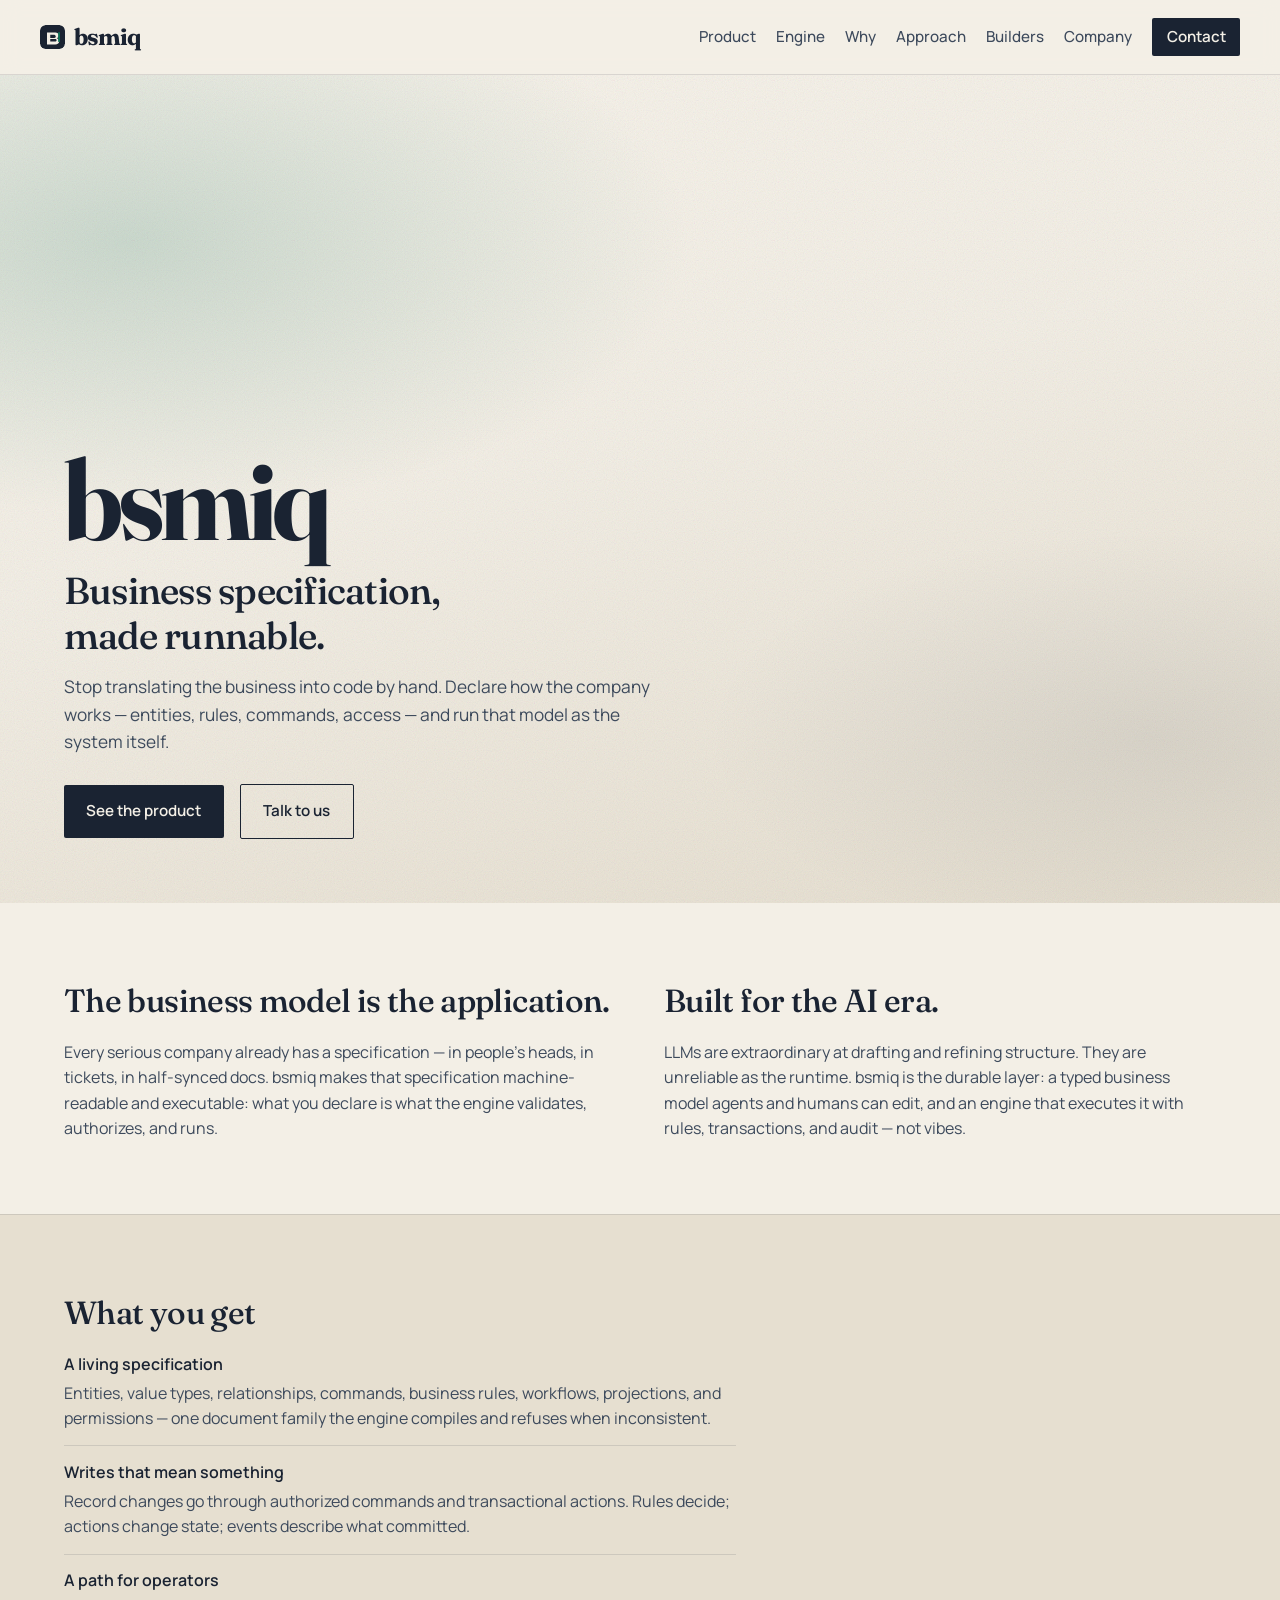
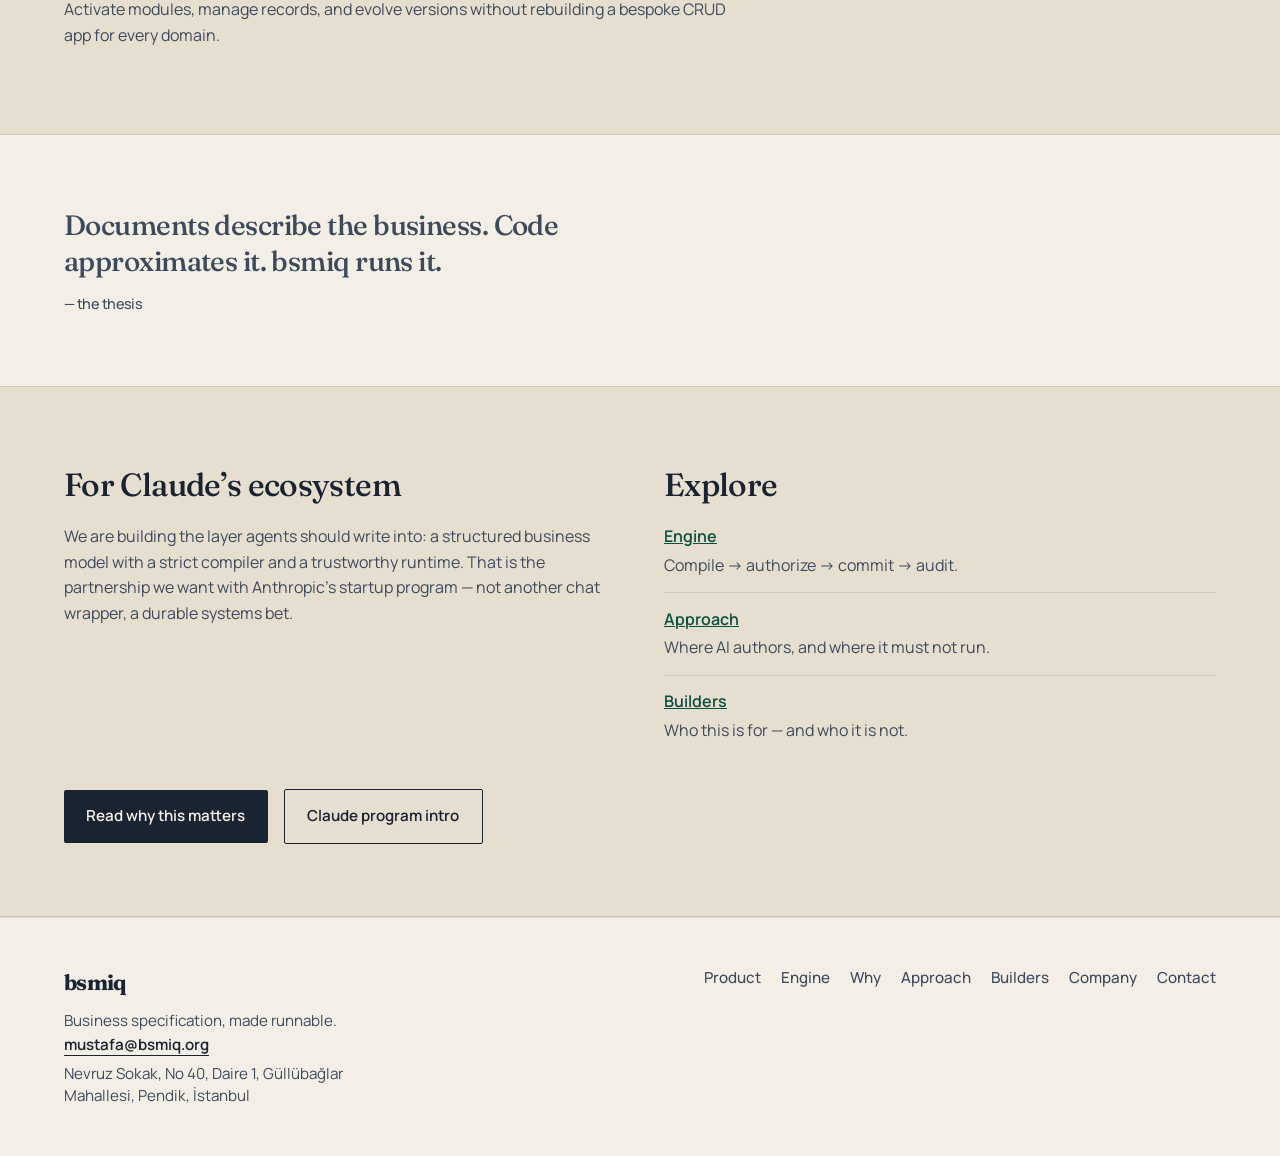
<file: index.html>
<!DOCTYPE html>
<html lang="en">
  <head>
    <meta charset="utf-8" />
    <meta name="viewport" content="width=device-width, initial-scale=1" />
    <title>bsmiq — Business specification, made runnable</title>
    <link rel="icon" href="favicon.svg" type="image/svg+xml" />
    <link rel="apple-touch-icon" href="favicon.svg" />
    <meta
      name="description"
      content="bsmiq turns a clear business specification into the system that runs it. Define entities, rules, and commands — then execute them."
    />
    <link rel="preconnect" href="https://fonts.googleapis.com" />
    <link rel="preconnect" href="https://fonts.gstatic.com" crossorigin />
    <link
      href="https://fonts.googleapis.com/css2?family=Fraunces:opsz,wght@9..144,500;9..144,700&family=Manrope:wght@400;500;600&display=swap"
      rel="stylesheet"
    />
    <link rel="stylesheet" href="styles.css" />
  </head>
  <body>
    <nav class="site-nav">
      <a class="logo" href="index.html"><img class="logo-mark" src="favicon.svg" alt="" width="28" height="28" />bsmiq</a>
            <div class="links">
        <a href="product.html">Product</a>
        <a href="engine.html">Engine</a>
        <a href="why.html">Why</a>
        <a href="approach.html">Approach</a>
        <a href="builders.html">Builders</a>
        <a href="company.html">Company</a>
        <a class="nav-cta" href="contact.html">Contact</a>
      </div>
    </nav>

    <main>
      <header class="hero">
        <div class="hero-inner">
          <p class="brand">bsmiq</p>
          <h1 class="headline">Business specification, made runnable.</h1>
          <p class="lede">
            Stop translating the business into code by hand. Declare how the
            company works — entities, rules, commands, access — and run that
            model as the system itself.
          </p>
          <div class="cta-row">
            <a class="cta" href="product.html">See the product</a>
            <a class="cta secondary" href="mailto:mustafa@bsmiq.org">Talk to us</a>
          </div>
        </div>
      </header>

      <section class="section">
        <div class="section-inner split">
          <div>
            <h2>The business model is the application.</h2>
            <p>
              Every serious company already has a specification — in people’s
              heads, in tickets, in half-synced docs. bsmiq makes that
              specification machine-readable and executable: what you declare is
              what the engine validates, authorizes, and runs.
            </p>
          </div>
          <div>
            <h2>Built for the AI era.</h2>
            <p>
              LLMs are extraordinary at drafting and refining structure. They
              are unreliable as the runtime. bsmiq is the durable layer: a typed
              business model agents and humans can edit, and an engine that
              executes it with rules, transactions, and audit — not vibes.
            </p>
          </div>
        </div>
      </section>

      <section class="section band">
        <div class="section-inner">
          <h2>What you get</h2>
          <ul class="list-plain">
            <li>
              <strong>A living specification</strong>
              Entities, value types, relationships, commands, business rules,
              workflows, projections, and permissions — one document family the
              engine compiles and refuses when inconsistent.
            </li>
            <li>
              <strong>Writes that mean something</strong>
              Record changes go through authorized commands and transactional
              actions. Rules decide; actions change state; events describe what
              committed.
            </li>
            <li>
              <strong>A path for operators</strong>
              Activate modules, manage records, and evolve versions without
              rebuilding a bespoke CRUD app for every domain.
            </li>
          </ul>
        </div>
      </section>

      <section class="section">
        <div class="section-inner">
          <p class="quote">
            Documents describe the business. Code approximates it. bsmiq runs
            it.
            <cite>— the thesis</cite>
          </p>
        </div>
      </section>

      <section class="section band">
        <div class="section-inner split">
          <div>
            <h2>For Claude’s ecosystem</h2>
            <p>
              We are building the layer agents should write into: a structured
              business model with a strict compiler and a trustworthy runtime.
              That is the partnership we want with Anthropic’s startup program —
              not another chat wrapper, a durable systems bet.
            </p>
          </div>
          <div>
            <h2>Explore</h2>
            <ul class="list-plain">
              <li>
                <strong><a href="engine.html">Engine</a></strong>
                Compile → authorize → commit → audit.
              </li>
              <li>
                <strong><a href="approach.html">Approach</a></strong>
                Where AI authors, and where it must not run.
              </li>
              <li>
                <strong><a href="builders.html">Builders</a></strong>
                Who this is for — and who it is not.
              </li>
            </ul>
          </div>
        </div>
        <div class="section-inner" style="margin-top: 2rem">
          <div class="cta-row">
            <a class="cta" href="why.html">Read why this matters</a>
            <a
              class="cta secondary"
              href="mailto:mustafa@bsmiq.org?subject=Claude%20startup%20program%20%2F%20bsmiq"
              >Claude program intro</a
            >
          </div>
        </div>
      </section>
    </main>

    <footer class="footer">
      <div class="footer-inner">
        <div>
          <a class="brand-mark" href="index.html">bsmiq</a>
                    <p class="meta" style="margin: 0.5rem 0 0">
            Business specification, made runnable.<br />
            <a href="mailto:mustafa@bsmiq.org">mustafa@bsmiq.org</a><br />
            <span class="footer-address">Nevruz Sokak, No 40, Daire 1, Güllübağlar Mahallesi, Pendik, İstanbul</span>
          </p>
        </div>
                <div class="footer-nav">
          <a href="product.html">Product</a>
          <a href="engine.html">Engine</a>
          <a href="why.html">Why</a>
          <a href="approach.html">Approach</a>
          <a href="builders.html">Builders</a>
          <a href="company.html">Company</a>
          <a href="contact.html">Contact</a>
        </div>
      </div>
    </footer>
  </body>
</html>
</file>
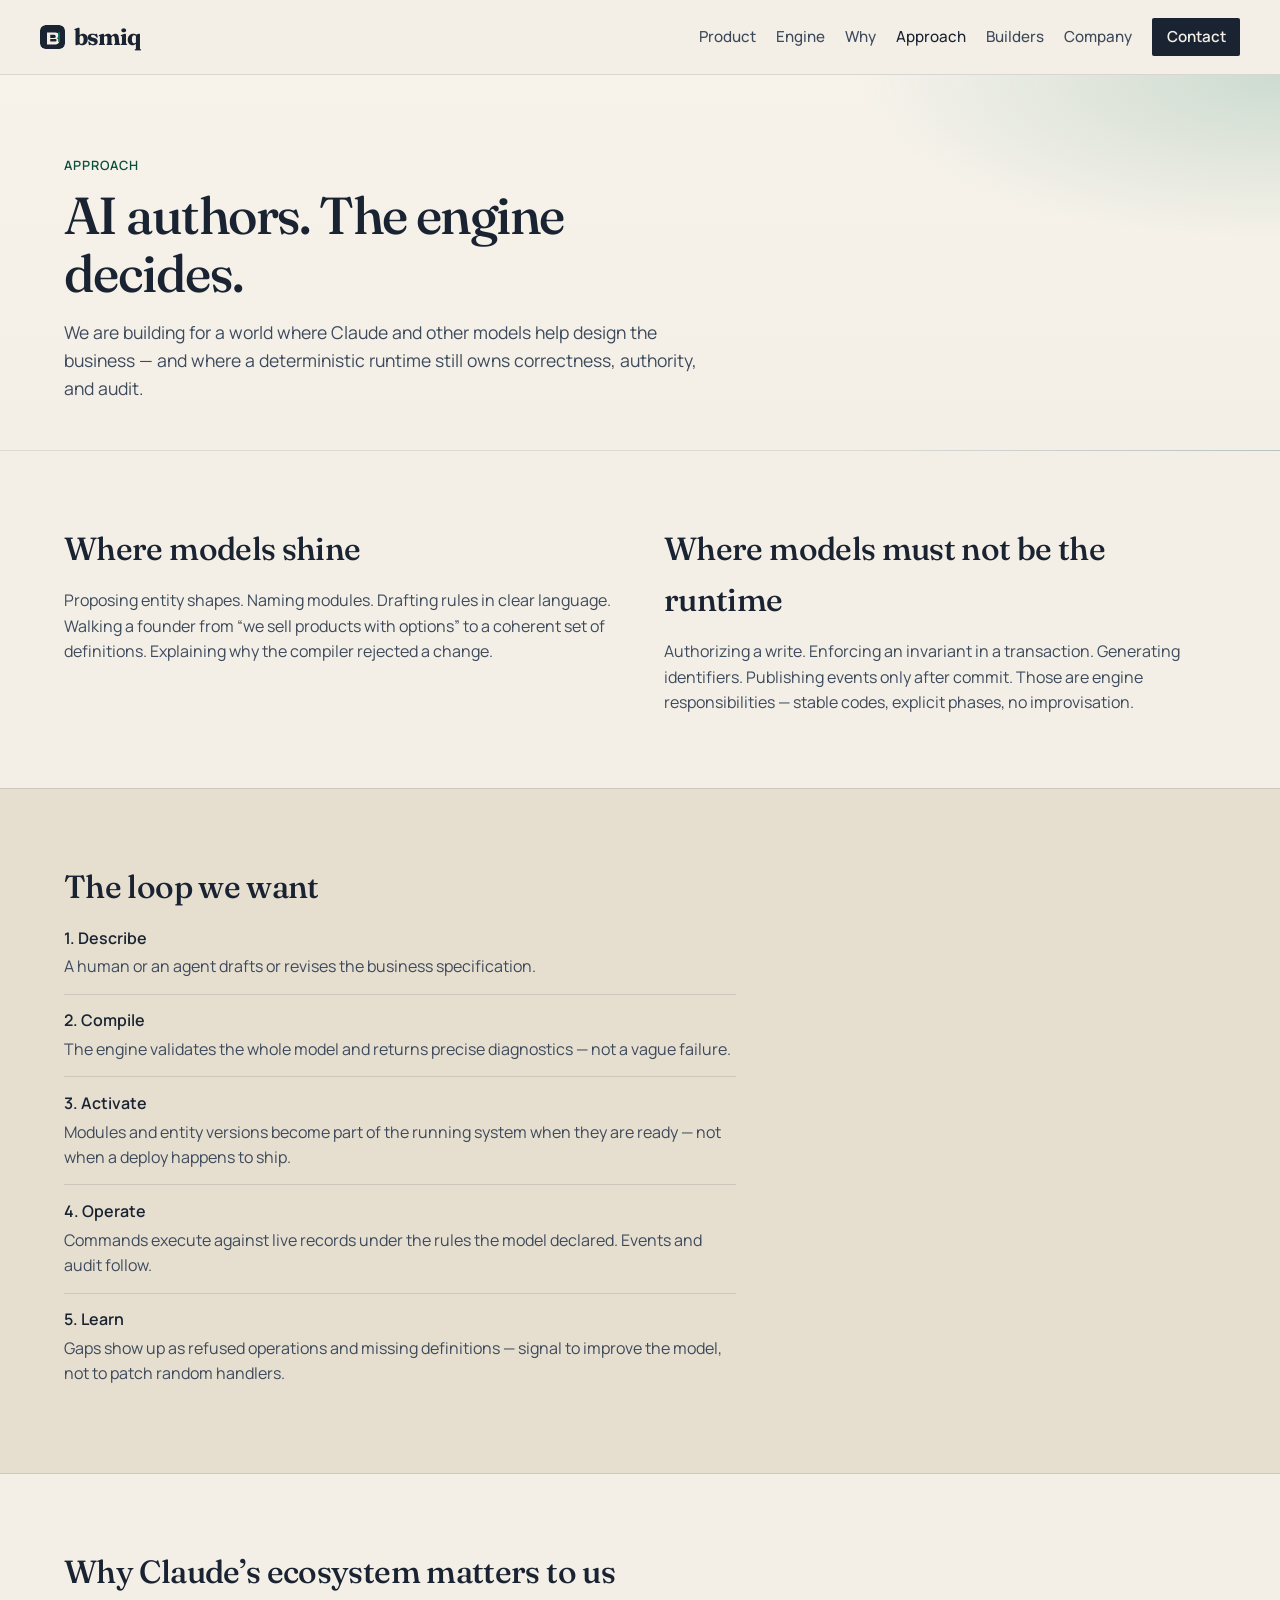
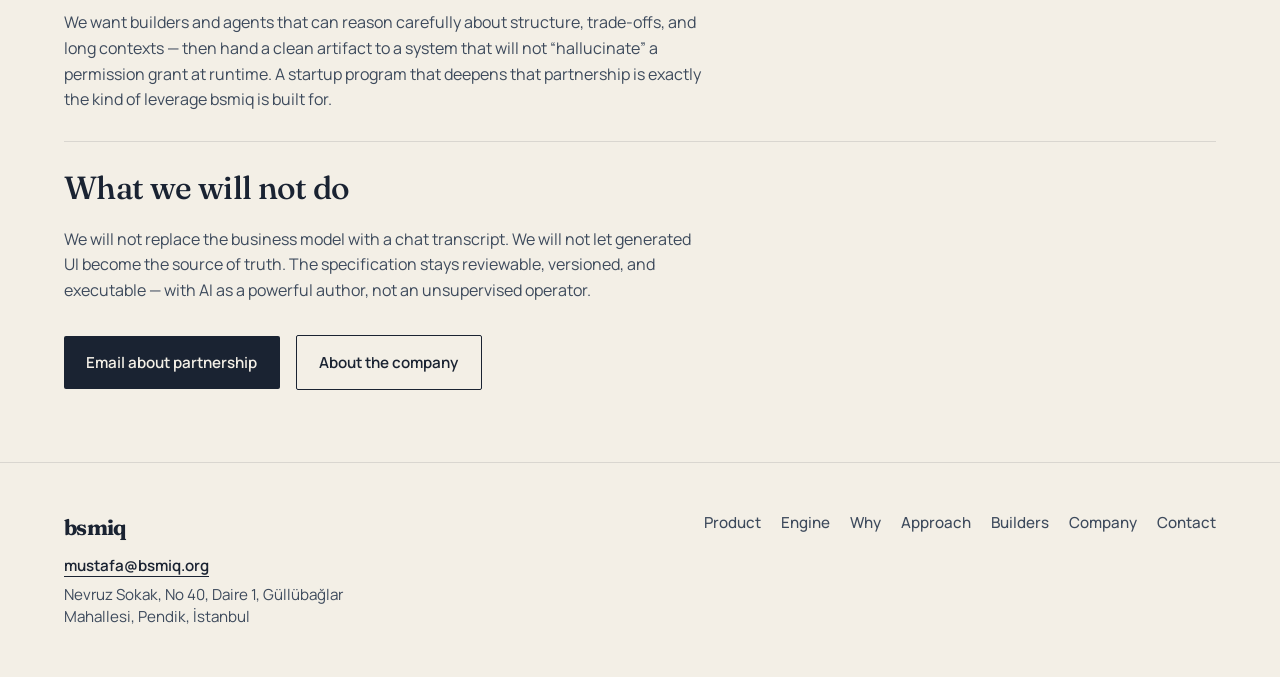
<file: approach.html>
<!DOCTYPE html>
<html lang="en">
  <head>
    <meta charset="utf-8" />
    <meta name="viewport" content="width=device-width, initial-scale=1" />
    <title>Approach — bsmiq</title>
    <link rel="icon" href="favicon.svg" type="image/svg+xml" />
    <link rel="apple-touch-icon" href="favicon.svg" />
    <meta
      name="description"
      content="How bsmiq pairs AI authorship with a strict executable business engine — built for the Claude startup era."
    />
    <link rel="preconnect" href="https://fonts.googleapis.com" />
    <link rel="preconnect" href="https://fonts.gstatic.com" crossorigin />
    <link
      href="https://fonts.googleapis.com/css2?family=Fraunces:opsz,wght@9..144,500;9..144,700&family=Manrope:wght@400;500;600&display=swap"
      rel="stylesheet"
    />
    <link rel="stylesheet" href="styles.css" />
  </head>
  <body>
    <nav class="site-nav">
      <a class="logo" href="index.html"><img class="logo-mark" src="favicon.svg" alt="" width="28" height="28" />bsmiq</a>
            <div class="links">
        <a href="product.html">Product</a>
        <a href="engine.html">Engine</a>
        <a href="why.html">Why</a>
        <a aria-current="page" href="approach.html">Approach</a>
        <a href="builders.html">Builders</a>
        <a href="company.html">Company</a>
        <a class="nav-cta" href="contact.html">Contact</a>
      </div>
    </nav>

    <main>
      <header class="page-hero">
        <div class="page-hero-inner">
          <p class="eyebrow">Approach</p>
          <h1>AI authors. The engine decides.</h1>
          <p class="intro">
            We are building for a world where Claude and other models help
            design the business — and where a deterministic runtime still owns
            correctness, authority, and audit.
          </p>
        </div>
      </header>

      <section class="section">
        <div class="section-inner split">
          <div>
            <h2>Where models shine</h2>
            <p>
              Proposing entity shapes. Naming modules. Drafting rules in clear
              language. Walking a founder from “we sell products with options”
              to a coherent set of definitions. Explaining why the compiler
              rejected a change.
            </p>
          </div>
          <div>
            <h2>Where models must not be the runtime</h2>
            <p>
              Authorizing a write. Enforcing an invariant in a transaction.
              Generating identifiers. Publishing events only after commit.
              Those are engine responsibilities — stable codes, explicit
              phases, no improvisation.
            </p>
          </div>
        </div>
      </section>

      <section class="section band">
        <div class="section-inner">
          <h2>The loop we want</h2>
          <ul class="list-plain">
            <li>
              <strong>1. Describe</strong>
              A human or an agent drafts or revises the business specification.
            </li>
            <li>
              <strong>2. Compile</strong>
              The engine validates the whole model and returns precise
              diagnostics — not a vague failure.
            </li>
            <li>
              <strong>3. Activate</strong>
              Modules and entity versions become part of the running system when
              they are ready — not when a deploy happens to ship.
            </li>
            <li>
              <strong>4. Operate</strong>
              Commands execute against live records under the rules the model
              declared. Events and audit follow.
            </li>
            <li>
              <strong>5. Learn</strong>
              Gaps show up as refused operations and missing definitions —
              signal to improve the model, not to patch random handlers.
            </li>
          </ul>
        </div>
      </section>

      <section class="section">
        <div class="section-inner stack">
          <article>
            <h2>Why Claude’s ecosystem matters to us</h2>
            <p>
              We want builders and agents that can reason carefully about
              structure, trade-offs, and long contexts — then hand a clean
              artifact to a system that will not “hallucinate” a permission
              grant at runtime. A startup program that deepens that partnership
              is exactly the kind of leverage bsmiq is built for.
            </p>
          </article>
          <article>
            <h2>What we will not do</h2>
            <p>
              We will not replace the business model with a chat transcript. We
              will not let generated UI become the source of truth. The
              specification stays reviewable, versioned, and executable — with
              AI as a powerful author, not an unsupervised operator.
            </p>
          </article>
        </div>
        <div class="section-inner" style="margin-top: 2rem">
          <div class="cta-row">
            <a class="cta" href="mailto:mustafa@bsmiq.org?subject=Claude%20startup%20program%20%2F%20bsmiq">
              Email about partnership
            </a>
            <a class="cta secondary" href="company.html">About the company</a>
          </div>
        </div>
      </section>
    </main>

    <footer class="footer">
      <div class="footer-inner">
        <div>
          <a class="brand-mark" href="index.html">bsmiq</a>
                    <p class="meta" style="margin: 0.5rem 0 0">
            <a href="mailto:mustafa@bsmiq.org">mustafa@bsmiq.org</a><br />
            <span class="footer-address">Nevruz Sokak, No 40, Daire 1, Güllübağlar Mahallesi, Pendik, İstanbul</span>
          </p>
        </div>
                <div class="footer-nav">
          <a href="product.html">Product</a>
          <a href="engine.html">Engine</a>
          <a href="why.html">Why</a>
          <a href="approach.html">Approach</a>
          <a href="builders.html">Builders</a>
          <a href="company.html">Company</a>
          <a href="contact.html">Contact</a>
        </div>
      </div>
    </footer>
  </body>
</html>
</file>
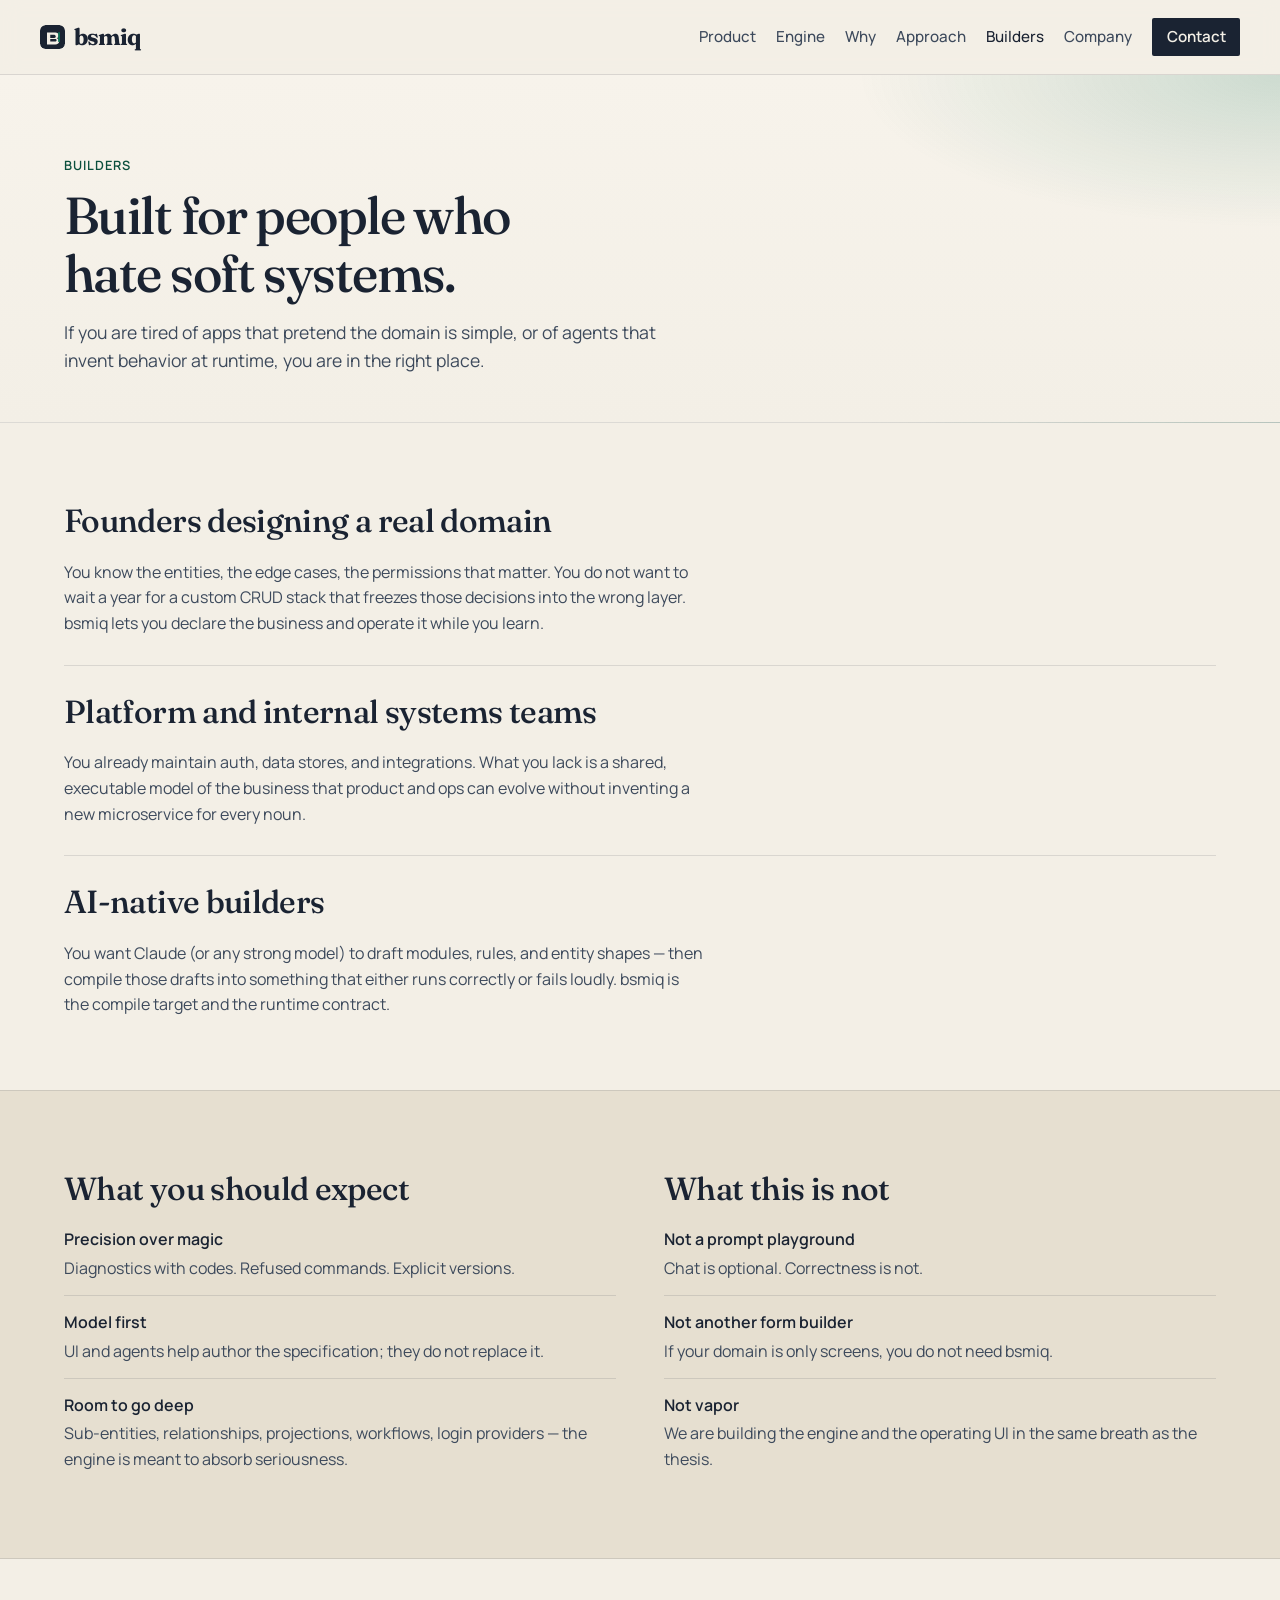
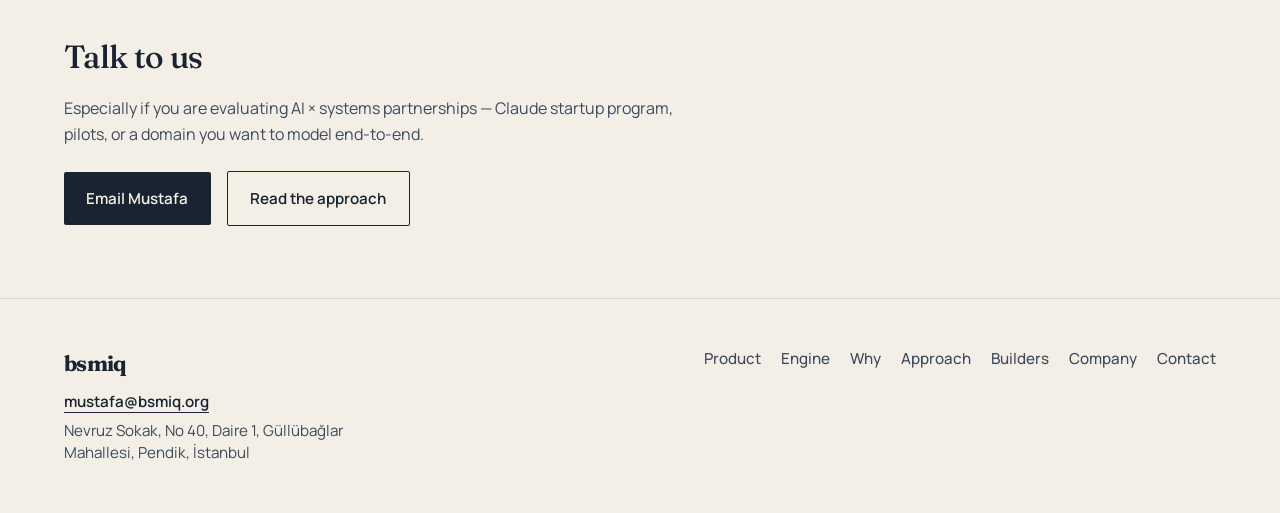
<file: builders.html>
<!DOCTYPE html>
<html lang="en">
  <head>
    <meta charset="utf-8" />
    <meta name="viewport" content="width=device-width, initial-scale=1" />
    <title>For builders — bsmiq</title>
    <link rel="icon" href="favicon.svg" type="image/svg+xml" />
    <link rel="apple-touch-icon" href="favicon.svg" />
    <meta
      name="description"
      content="Who bsmiq is for: founders, platform teams, and AI-native builders who refuse to treat the business model as an afterthought."
    />
    <link rel="preconnect" href="https://fonts.googleapis.com" />
    <link rel="preconnect" href="https://fonts.gstatic.com" crossorigin />
    <link
      href="https://fonts.googleapis.com/css2?family=Fraunces:opsz,wght@9..144,500;9..144,700&family=Manrope:wght@400;500;600&display=swap"
      rel="stylesheet"
    />
    <link rel="stylesheet" href="styles.css" />
  </head>
  <body>
    <nav class="site-nav">
      <a class="logo" href="index.html"><img class="logo-mark" src="favicon.svg" alt="" width="28" height="28" />bsmiq</a>
            <div class="links">
        <a href="product.html">Product</a>
        <a href="engine.html">Engine</a>
        <a href="why.html">Why</a>
        <a href="approach.html">Approach</a>
        <a aria-current="page" href="builders.html">Builders</a>
        <a href="company.html">Company</a>
        <a class="nav-cta" href="contact.html">Contact</a>
      </div>
    </nav>

    <main>
      <header class="page-hero">
        <div class="page-hero-inner">
          <p class="eyebrow">Builders</p>
          <h1>Built for people who hate soft systems.</h1>
          <p class="intro">
            If you are tired of apps that pretend the domain is simple, or of
            agents that invent behavior at runtime, you are in the right place.
          </p>
        </div>
      </header>

      <section class="section">
        <div class="section-inner stack">
          <article>
            <h2>Founders designing a real domain</h2>
            <p>
              You know the entities, the edge cases, the permissions that matter.
              You do not want to wait a year for a custom CRUD stack that freezes
              those decisions into the wrong layer. bsmiq lets you declare the
              business and operate it while you learn.
            </p>
          </article>
          <article>
            <h2>Platform and internal systems teams</h2>
            <p>
              You already maintain auth, data stores, and integrations. What you
              lack is a shared, executable model of the business that product
              and ops can evolve without inventing a new microservice for every
              noun.
            </p>
          </article>
          <article>
            <h2>AI-native builders</h2>
            <p>
              You want Claude (or any strong model) to draft modules, rules, and
              entity shapes — then compile those drafts into something that
              either runs correctly or fails loudly. bsmiq is the compile target
              and the runtime contract.
            </p>
          </article>
        </div>
      </section>

      <section class="section band">
        <div class="section-inner split">
          <div>
            <h2>What you should expect</h2>
            <ul class="list-plain">
              <li>
                <strong>Precision over magic</strong>
                Diagnostics with codes. Refused commands. Explicit versions.
              </li>
              <li>
                <strong>Model first</strong>
                UI and agents help author the specification; they do not replace
                it.
              </li>
              <li>
                <strong>Room to go deep</strong>
                Sub-entities, relationships, projections, workflows, login
                providers — the engine is meant to absorb seriousness.
              </li>
            </ul>
          </div>
          <div>
            <h2>What this is not</h2>
            <ul class="list-plain">
              <li>
                <strong>Not a prompt playground</strong>
                Chat is optional. Correctness is not.
              </li>
              <li>
                <strong>Not another form builder</strong>
                If your domain is only screens, you do not need bsmiq.
              </li>
              <li>
                <strong>Not vapor</strong>
                We are building the engine and the operating UI in the same
                breath as the thesis.
              </li>
            </ul>
          </div>
        </div>
      </section>

      <section class="section">
        <div class="section-inner">
          <h2>Talk to us</h2>
          <p>
            Especially if you are evaluating AI × systems partnerships — Claude
            startup program, pilots, or a domain you want to model end-to-end.
          </p>
          <div class="cta-row" style="margin-top: 1.5rem">
            <a class="cta" href="mailto:mustafa@bsmiq.org?subject=Builders%20%2F%20bsmiq">
              Email Mustafa
            </a>
            <a class="cta secondary" href="approach.html">Read the approach</a>
          </div>
        </div>
      </section>
    </main>

    <footer class="footer">
      <div class="footer-inner">
        <div>
          <a class="brand-mark" href="index.html">bsmiq</a>
                    <p class="meta" style="margin: 0.5rem 0 0">
            <a href="mailto:mustafa@bsmiq.org">mustafa@bsmiq.org</a><br />
            <span class="footer-address">Nevruz Sokak, No 40, Daire 1, Güllübağlar Mahallesi, Pendik, İstanbul</span>
          </p>
        </div>
                <div class="footer-nav">
          <a href="product.html">Product</a>
          <a href="engine.html">Engine</a>
          <a href="why.html">Why</a>
          <a href="approach.html">Approach</a>
          <a href="builders.html">Builders</a>
          <a href="company.html">Company</a>
          <a href="contact.html">Contact</a>
        </div>
      </div>
    </footer>
  </body>
</html>
</file>
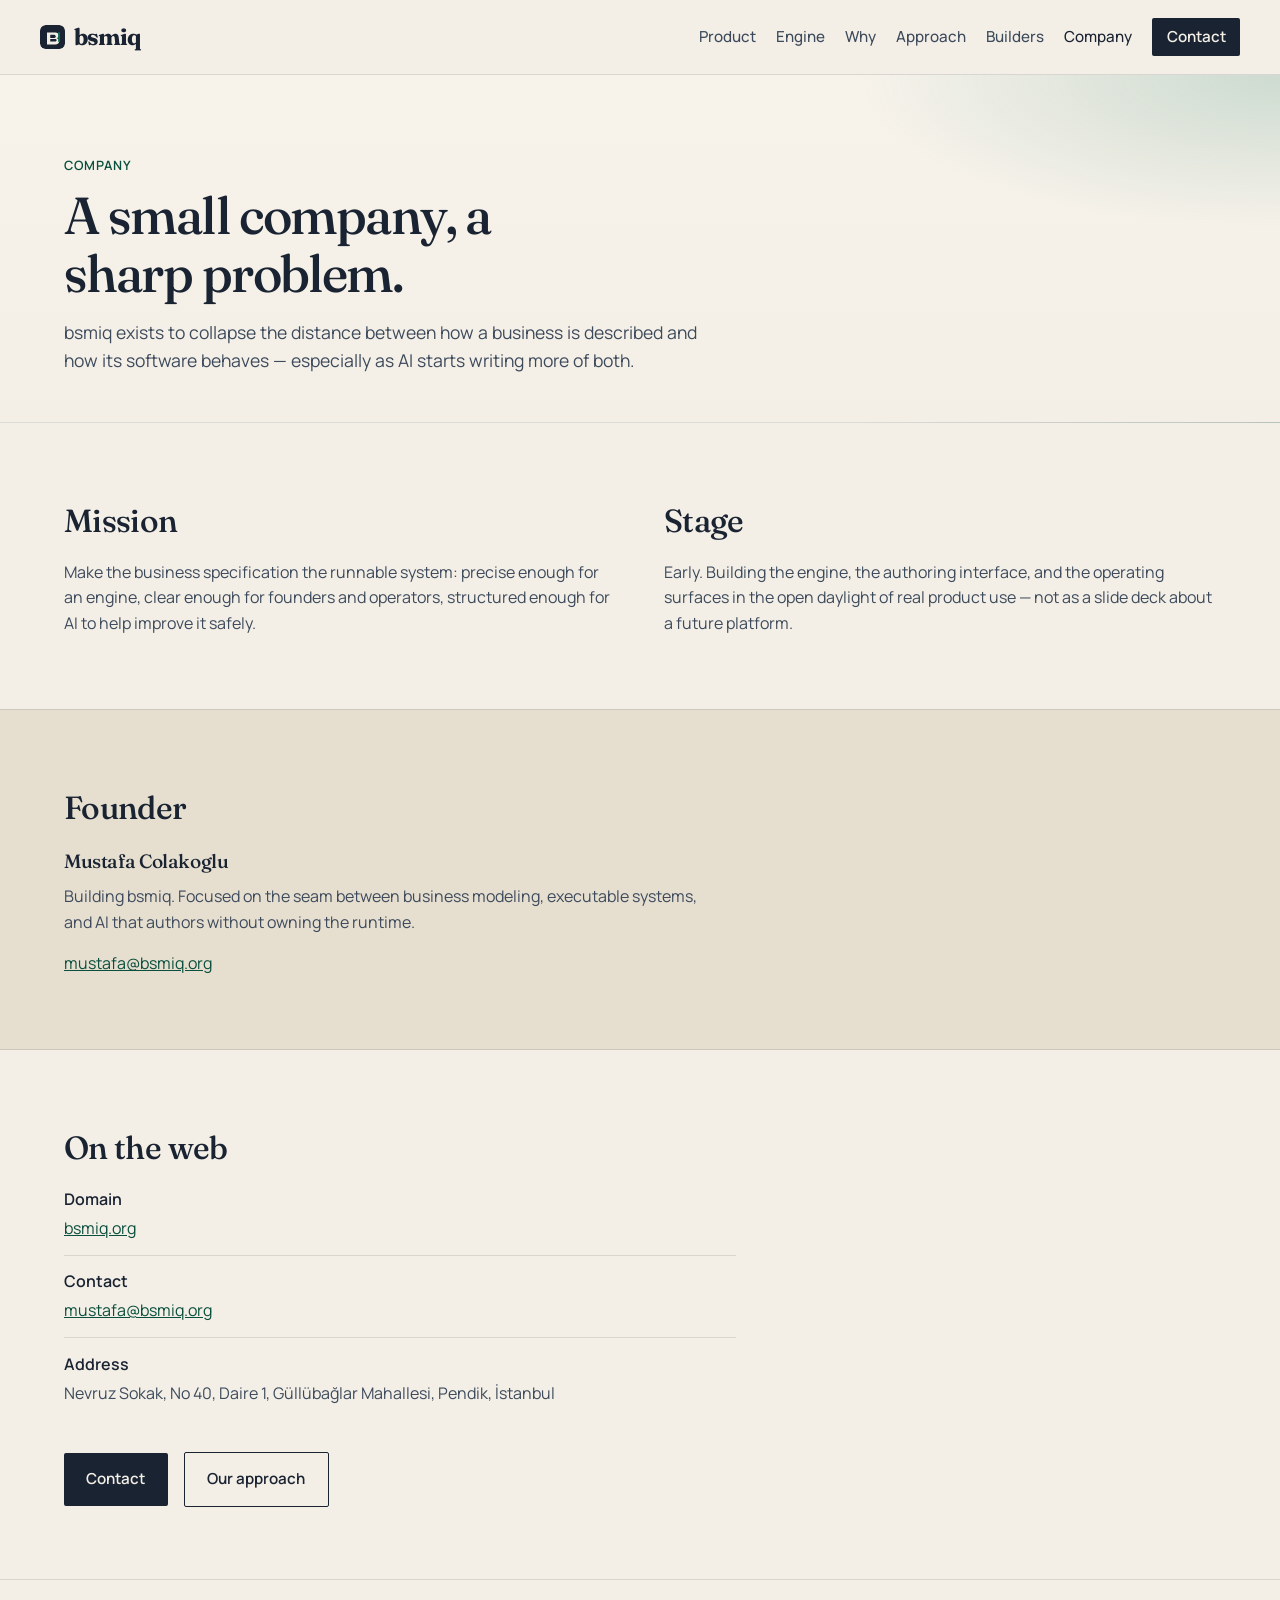
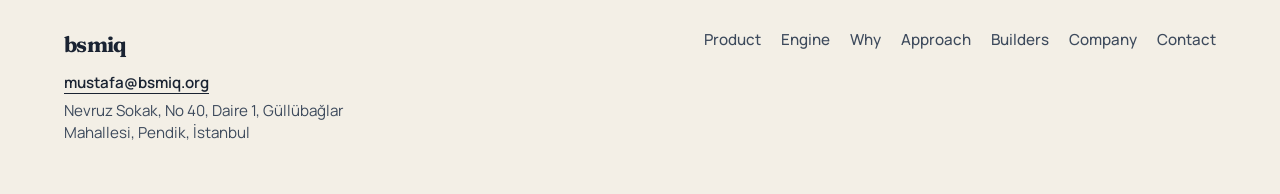
<file: company.html>
<!DOCTYPE html>
<html lang="en">
  <head>
    <meta charset="utf-8" />
    <meta name="viewport" content="width=device-width, initial-scale=1" />
    <title>Company — bsmiq</title>
    <link rel="icon" href="favicon.svg" type="image/svg+xml" />
    <link rel="apple-touch-icon" href="favicon.svg" />
    <meta
      name="description"
      content="bsmiq is building the executable business specification layer for modern companies."
    />
    <link rel="preconnect" href="https://fonts.googleapis.com" />
    <link rel="preconnect" href="https://fonts.gstatic.com" crossorigin />
    <link
      href="https://fonts.googleapis.com/css2?family=Fraunces:opsz,wght@9..144,500;9..144,700&family=Manrope:wght@400;500;600&display=swap"
      rel="stylesheet"
    />
    <link rel="stylesheet" href="styles.css" />
  </head>
  <body>
    <nav class="site-nav">
      <a class="logo" href="index.html"><img class="logo-mark" src="favicon.svg" alt="" width="28" height="28" />bsmiq</a>
            <div class="links">
        <a href="product.html">Product</a>
        <a href="engine.html">Engine</a>
        <a href="why.html">Why</a>
        <a href="approach.html">Approach</a>
        <a href="builders.html">Builders</a>
        <a aria-current="page" href="company.html">Company</a>
        <a class="nav-cta" href="contact.html">Contact</a>
      </div>
    </nav>

    <main>
      <header class="page-hero">
        <div class="page-hero-inner">
          <p class="eyebrow">Company</p>
          <h1>A small company, a sharp problem.</h1>
          <p class="intro">
            bsmiq exists to collapse the distance between how a business is
            described and how its software behaves — especially as AI starts
            writing more of both.
          </p>
        </div>
      </header>

      <section class="section">
        <div class="section-inner split">
          <div>
            <h2>Mission</h2>
            <p>
              Make the business specification the runnable system: precise
              enough for an engine, clear enough for founders and operators,
              structured enough for AI to help improve it safely.
            </p>
          </div>
          <div>
            <h2>Stage</h2>
            <p>
              Early. Building the engine, the authoring interface, and the
              operating surfaces in the open daylight of real product use —
              not as a slide deck about a future platform.
            </p>
          </div>
        </div>
      </section>

      <section class="section band">
        <div class="section-inner">
          <h2>Founder</h2>
          <div class="stack">
            <article>
              <h3>Mustafa Colakoglu</h3>
              <p>
                Building bsmiq. Focused on the seam between business modeling,
                executable systems, and AI that authors without owning the
                runtime.
              </p>
              <p>
                <a href="mailto:mustafa@bsmiq.org">mustafa@bsmiq.org</a>
              </p>
            </article>
          </div>
        </div>
      </section>

      <section class="section">
        <div class="section-inner">
          <h2>On the web</h2>
          <ul class="list-plain">
            <li>
              <strong>Domain</strong>
              <a href="https://bsmiq.org">bsmiq.org</a>
            </li>
            <li>
              <strong>Contact</strong>
              <a href="mailto:mustafa@bsmiq.org">mustafa@bsmiq.org</a>
            </li>
            <li>
              <strong>Address</strong>
              Nevruz Sokak, No 40, Daire 1, Güllübağlar Mahallesi, Pendik, İstanbul
            </li>
          </ul>
          <div class="cta-row" style="margin-top: 2rem">
            <a class="cta" href="contact.html">Contact</a>
            <a class="cta secondary" href="approach.html">Our approach</a>
          </div>
        </div>
      </section>
    </main>

    <footer class="footer">
      <div class="footer-inner">
        <div>
          <a class="brand-mark" href="index.html">bsmiq</a>
                    <p class="meta" style="margin: 0.5rem 0 0">
            <a href="mailto:mustafa@bsmiq.org">mustafa@bsmiq.org</a><br />
            <span class="footer-address">Nevruz Sokak, No 40, Daire 1, Güllübağlar Mahallesi, Pendik, İstanbul</span>
          </p>
        </div>
                <div class="footer-nav">
          <a href="product.html">Product</a>
          <a href="engine.html">Engine</a>
          <a href="why.html">Why</a>
          <a href="approach.html">Approach</a>
          <a href="builders.html">Builders</a>
          <a href="company.html">Company</a>
          <a href="contact.html">Contact</a>
        </div>
      </div>
    </footer>
  </body>
</html>
</file>
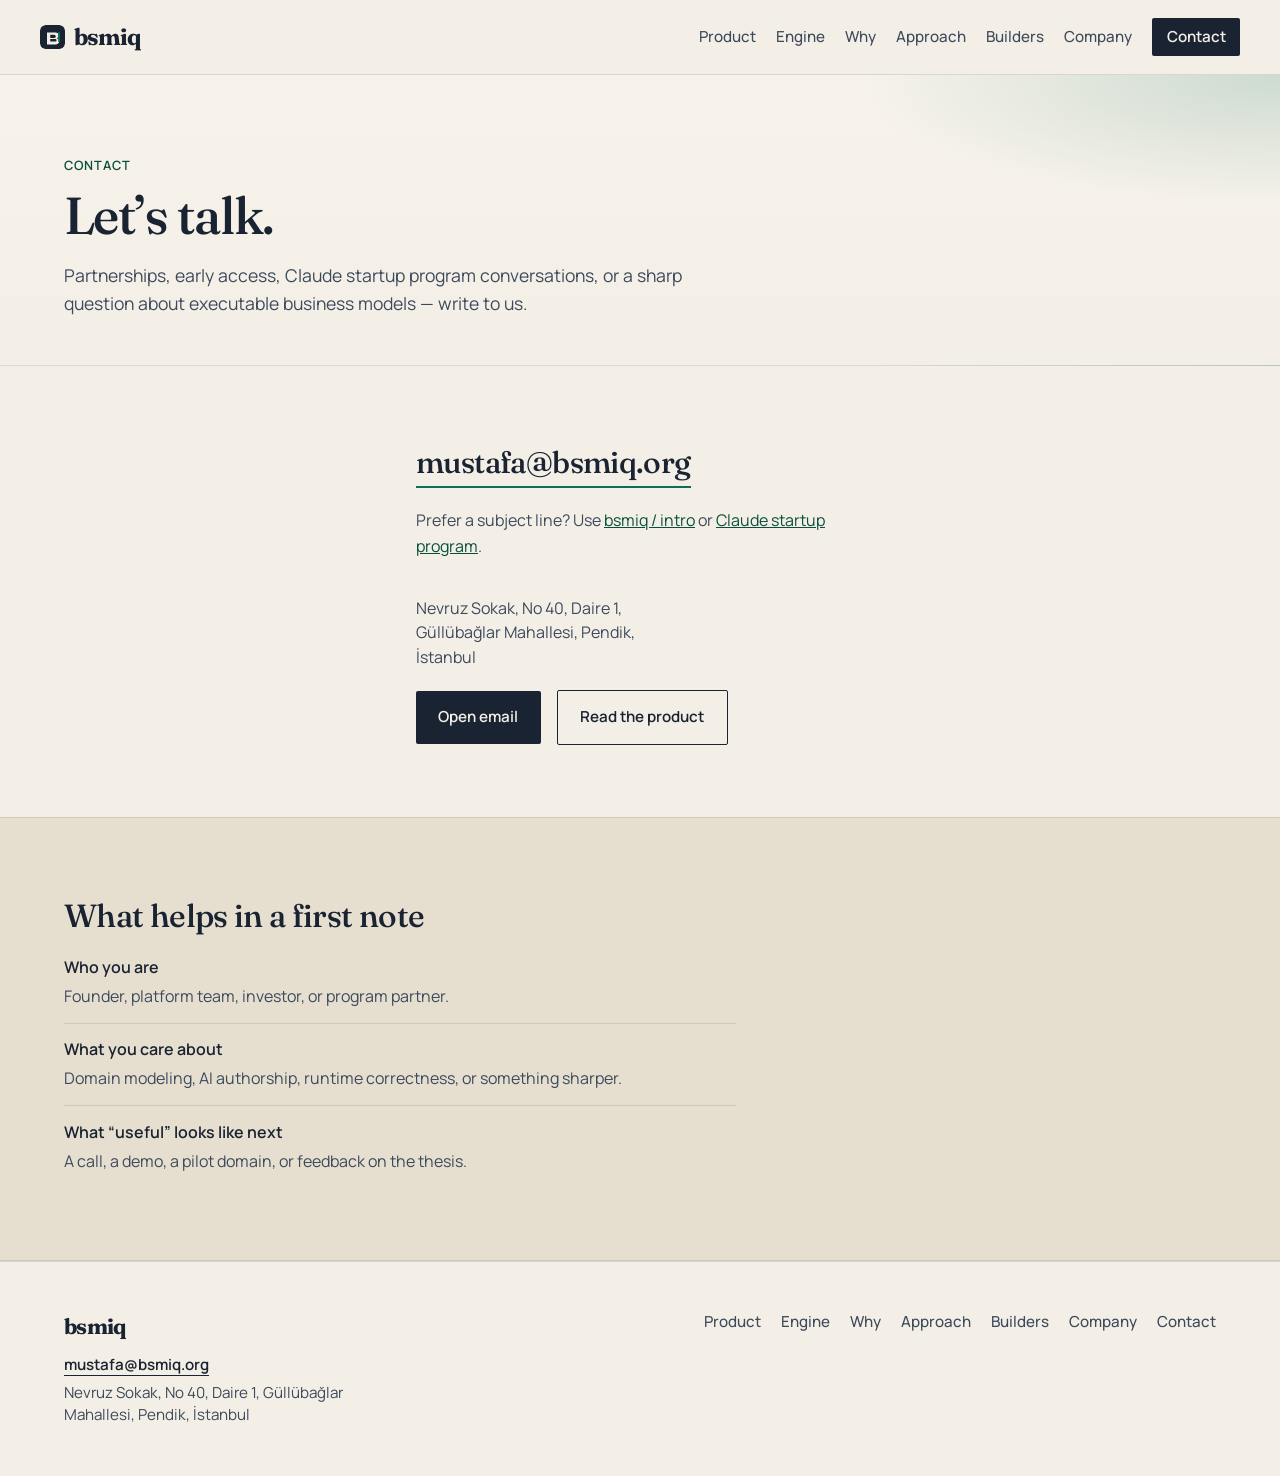
<file: contact.html>
<!DOCTYPE html>
<html lang="en">
  <head>
    <meta charset="utf-8" />
    <meta name="viewport" content="width=device-width, initial-scale=1" />
    <title>Contact — bsmiq</title>
    <link rel="icon" href="favicon.svg" type="image/svg+xml" />
    <link rel="apple-touch-icon" href="favicon.svg" />
    <meta
      name="description"
      content="Contact bsmiq — mustafa@bsmiq.org"
    />
    <link rel="preconnect" href="https://fonts.googleapis.com" />
    <link rel="preconnect" href="https://fonts.gstatic.com" crossorigin />
    <link
      href="https://fonts.googleapis.com/css2?family=Fraunces:opsz,wght@9..144,500;9..144,700&family=Manrope:wght@400;500;600&display=swap"
      rel="stylesheet"
    />
    <link rel="stylesheet" href="styles.css" />
  </head>
  <body>
    <nav class="site-nav">
      <a class="logo" href="index.html"><img class="logo-mark" src="favicon.svg" alt="" width="28" height="28" />bsmiq</a>
            <div class="links">
        <a href="product.html">Product</a>
        <a href="engine.html">Engine</a>
        <a href="why.html">Why</a>
        <a href="approach.html">Approach</a>
        <a href="builders.html">Builders</a>
        <a href="company.html">Company</a>
        <a class="nav-cta" aria-current="page" href="contact.html">Contact</a>
      </div>
    </nav>

    <main>
      <header class="page-hero">
        <div class="page-hero-inner">
          <p class="eyebrow">Contact</p>
          <h1>Let’s talk.</h1>
          <p class="intro">
            Partnerships, early access, Claude startup program conversations,
            or a sharp question about executable business models — write to us.
          </p>
        </div>
      </header>

      <section class="section">
        <div class="section-inner contact-block">
          <a class="big-mail" href="mailto:mustafa@bsmiq.org">mustafa@bsmiq.org</a>
          <p>
            Prefer a subject line? Use
            <a
              href="mailto:mustafa@bsmiq.org?subject=bsmiq%20%2F%20intro"
              >bsmiq / intro</a
            >
            or
            <a
              href="mailto:mustafa@bsmiq.org?subject=Claude%20startup%20program"
              >Claude startup program</a
            >.
          </p>
          <address class="site-address">
            Nevruz Sokak, No 40, Daire 1,<br />Güllübağlar Mahallesi, Pendik,<br />İstanbul
          </address>
          <div class="cta-row">
            <a class="cta" href="mailto:mustafa@bsmiq.org">Open email</a>
            <a class="cta secondary" href="product.html">Read the product</a>
          </div>
        </div>
      </section>

      <section class="section band">
        <div class="section-inner">
          <h2>What helps in a first note</h2>
          <ul class="list-plain">
            <li>
              <strong>Who you are</strong>
              Founder, platform team, investor, or program partner.
            </li>
            <li>
              <strong>What you care about</strong>
              Domain modeling, AI authorship, runtime correctness, or something
              sharper.
            </li>
            <li>
              <strong>What “useful” looks like next</strong>
              A call, a demo, a pilot domain, or feedback on the thesis.
            </li>
          </ul>
        </div>
      </section>
    </main>

    <footer class="footer">
      <div class="footer-inner">
        <div>
          <a class="brand-mark" href="index.html">bsmiq</a>
                    <p class="meta" style="margin: 0.5rem 0 0">
            <a href="mailto:mustafa@bsmiq.org">mustafa@bsmiq.org</a><br />
            <span class="footer-address">Nevruz Sokak, No 40, Daire 1, Güllübağlar Mahallesi, Pendik, İstanbul</span>
          </p>
        </div>
                <div class="footer-nav">
          <a href="product.html">Product</a>
          <a href="engine.html">Engine</a>
          <a href="why.html">Why</a>
          <a href="approach.html">Approach</a>
          <a href="builders.html">Builders</a>
          <a href="company.html">Company</a>
          <a href="contact.html">Contact</a>
        </div>
      </div>
    </footer>
  </body>
</html>
</file>
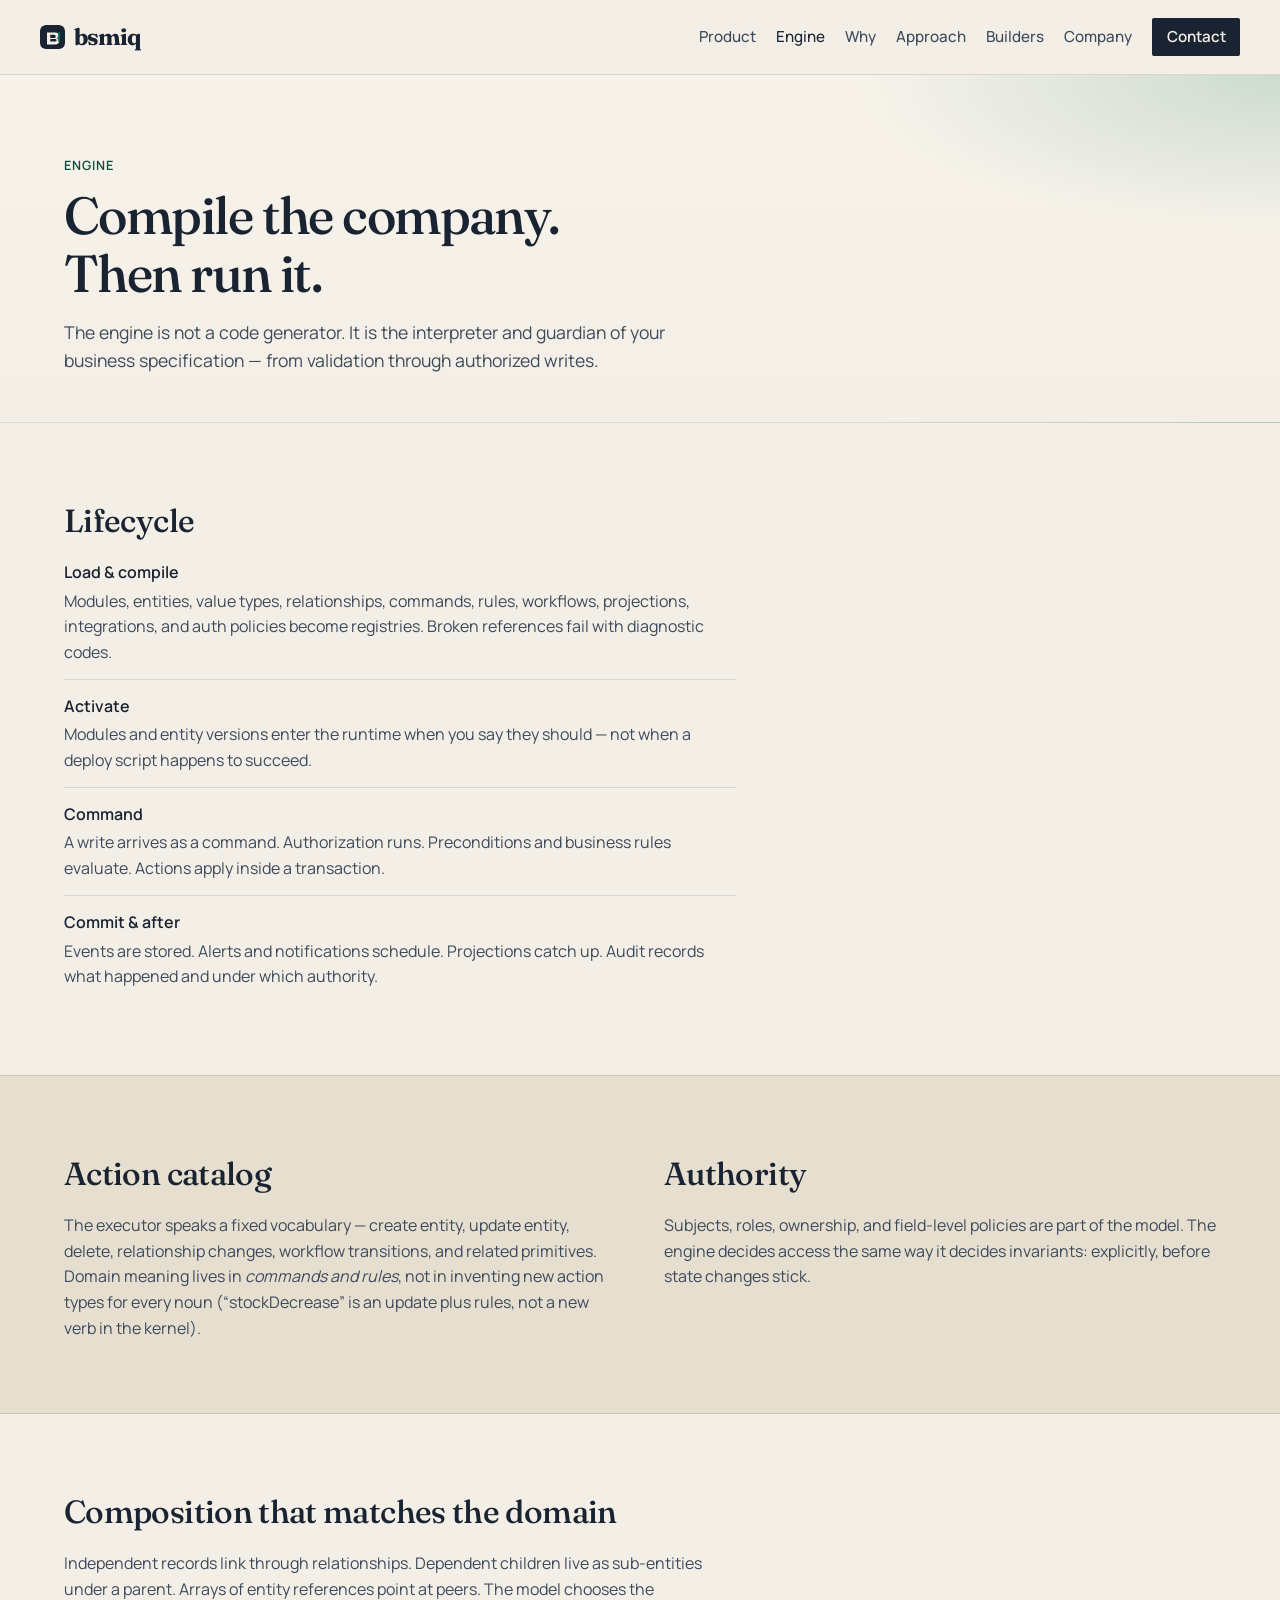
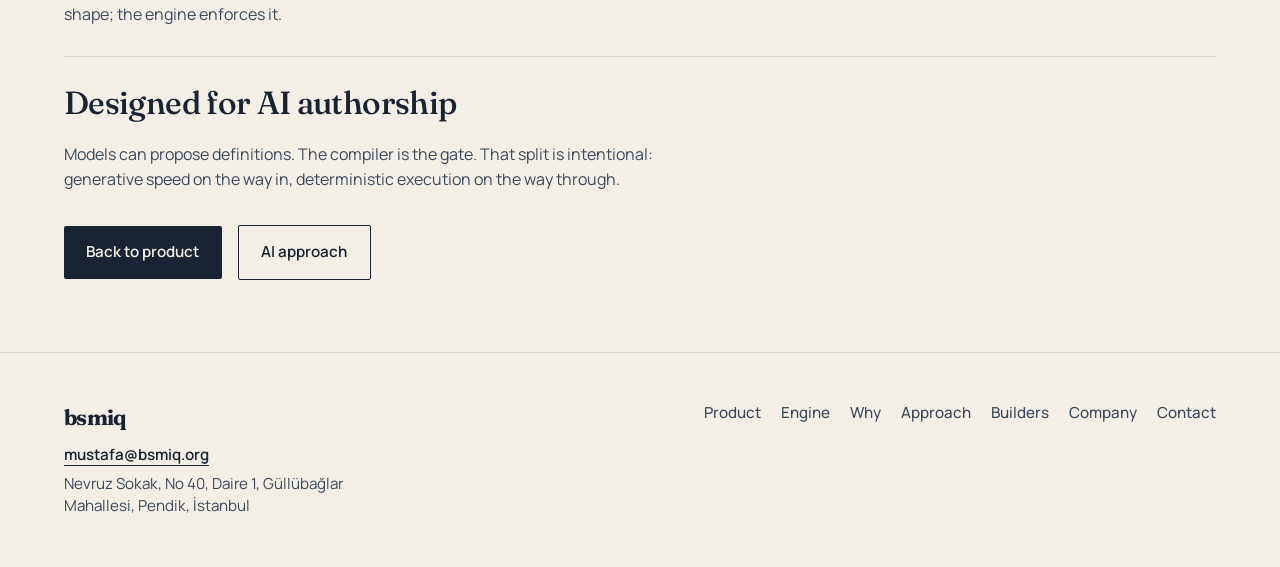
<file: engine.html>
<!DOCTYPE html>
<html lang="en">
  <head>
    <meta charset="utf-8" />
    <meta name="viewport" content="width=device-width, initial-scale=1" />
    <title>Engine — bsmiq</title>
    <link rel="icon" href="favicon.svg" type="image/svg+xml" />
    <link rel="apple-touch-icon" href="favicon.svg" />
    <meta
      name="description"
      content="How the bsmiq engine compiles a business specification and executes commands with rules, authority, and audit."
    />
    <link rel="preconnect" href="https://fonts.googleapis.com" />
    <link rel="preconnect" href="https://fonts.gstatic.com" crossorigin />
    <link
      href="https://fonts.googleapis.com/css2?family=Fraunces:opsz,wght@9..144,500;9..144,700&family=Manrope:wght@400;500;600&display=swap"
      rel="stylesheet"
    />
    <link rel="stylesheet" href="styles.css" />
  </head>
  <body>
    <nav class="site-nav">
      <a class="logo" href="index.html"><img class="logo-mark" src="favicon.svg" alt="" width="28" height="28" />bsmiq</a>
            <div class="links">
        <a href="product.html">Product</a>
        <a aria-current="page" href="engine.html">Engine</a>
        <a href="why.html">Why</a>
        <a href="approach.html">Approach</a>
        <a href="builders.html">Builders</a>
        <a href="company.html">Company</a>
        <a class="nav-cta" href="contact.html">Contact</a>
      </div>
    </nav>

    <main>
      <header class="page-hero">
        <div class="page-hero-inner">
          <p class="eyebrow">Engine</p>
          <h1>Compile the company. Then run it.</h1>
          <p class="intro">
            The engine is not a code generator. It is the interpreter and
            guardian of your business specification — from validation through
            authorized writes.
          </p>
        </div>
      </header>

      <section class="section">
        <div class="section-inner">
          <h2>Lifecycle</h2>
          <ul class="list-plain">
            <li>
              <strong>Load &amp; compile</strong>
              Modules, entities, value types, relationships, commands, rules,
              workflows, projections, integrations, and auth policies become
              registries. Broken references fail with diagnostic codes.
            </li>
            <li>
              <strong>Activate</strong>
              Modules and entity versions enter the runtime when you say they
              should — not when a deploy script happens to succeed.
            </li>
            <li>
              <strong>Command</strong>
              A write arrives as a command. Authorization runs. Preconditions
              and business rules evaluate. Actions apply inside a transaction.
            </li>
            <li>
              <strong>Commit &amp; after</strong>
              Events are stored. Alerts and notifications schedule. Projections
              catch up. Audit records what happened and under which authority.
            </li>
          </ul>
        </div>
      </section>

      <section class="section band">
        <div class="section-inner split">
          <div>
            <h2>Action catalog</h2>
            <p>
              The executor speaks a fixed vocabulary — create entity, update
              entity, delete, relationship changes, workflow transitions, and
              related primitives. Domain meaning lives in
              <em>commands and rules</em>, not in inventing new action types for
              every noun (“stockDecrease” is an update plus rules, not a new
              verb in the kernel).
            </p>
          </div>
          <div>
            <h2>Authority</h2>
            <p>
              Subjects, roles, ownership, and field-level policies are part of
              the model. The engine decides access the same way it decides
              invariants: explicitly, before state changes stick.
            </p>
          </div>
        </div>
      </section>

      <section class="section">
        <div class="section-inner stack">
          <article>
            <h2>Composition that matches the domain</h2>
            <p>
              Independent records link through relationships. Dependent children
              live as sub-entities under a parent. Arrays of entity references
              point at peers. The model chooses the shape; the engine enforces
              it.
            </p>
          </article>
          <article>
            <h2>Designed for AI authorship</h2>
            <p>
              Models can propose definitions. The compiler is the gate. That
              split is intentional: generative speed on the way in, deterministic
              execution on the way through.
            </p>
          </article>
        </div>
        <div class="section-inner" style="margin-top: 2rem">
          <div class="cta-row">
            <a class="cta" href="product.html">Back to product</a>
            <a class="cta secondary" href="approach.html">AI approach</a>
          </div>
        </div>
      </section>
    </main>

    <footer class="footer">
      <div class="footer-inner">
        <div>
          <a class="brand-mark" href="index.html">bsmiq</a>
                    <p class="meta" style="margin: 0.5rem 0 0">
            <a href="mailto:mustafa@bsmiq.org">mustafa@bsmiq.org</a><br />
            <span class="footer-address">Nevruz Sokak, No 40, Daire 1, Güllübağlar Mahallesi, Pendik, İstanbul</span>
          </p>
        </div>
                <div class="footer-nav">
          <a href="product.html">Product</a>
          <a href="engine.html">Engine</a>
          <a href="why.html">Why</a>
          <a href="approach.html">Approach</a>
          <a href="builders.html">Builders</a>
          <a href="company.html">Company</a>
          <a href="contact.html">Contact</a>
        </div>
      </div>
    </footer>
  </body>
</html>
</file>
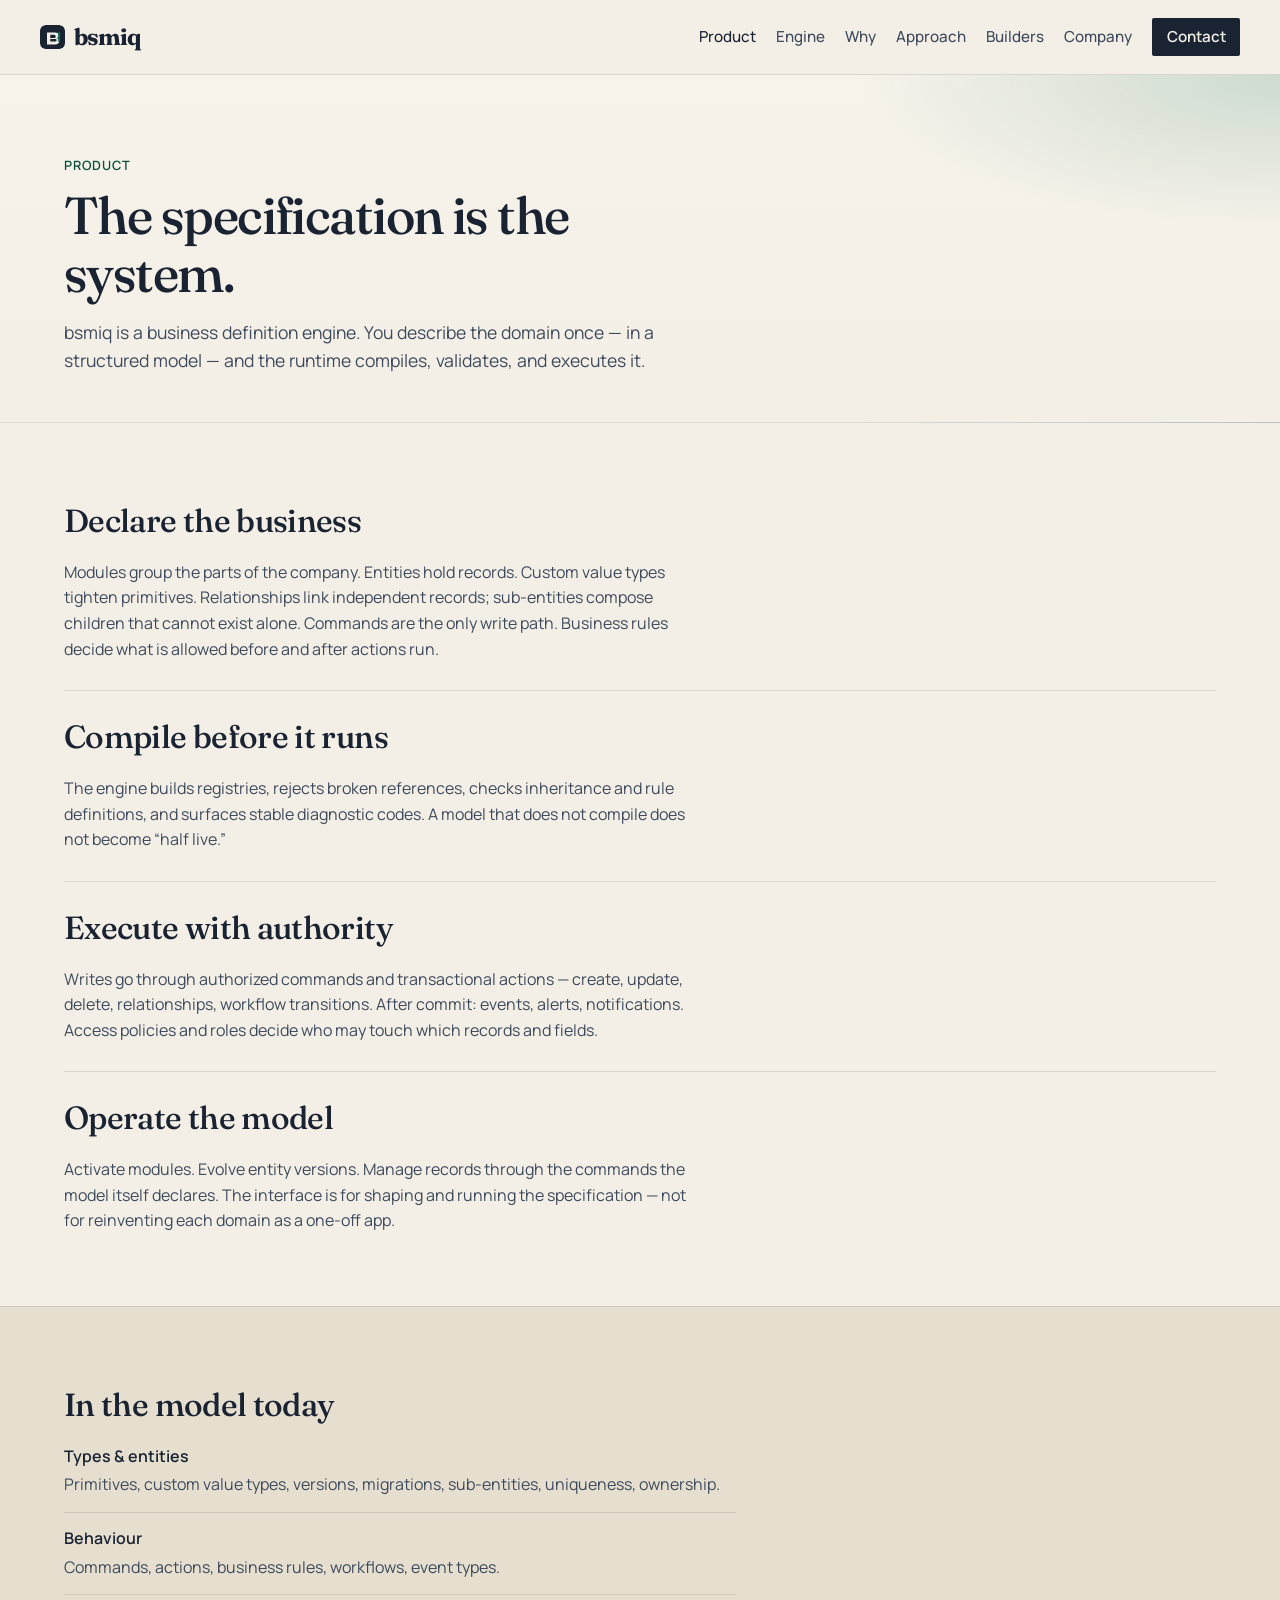
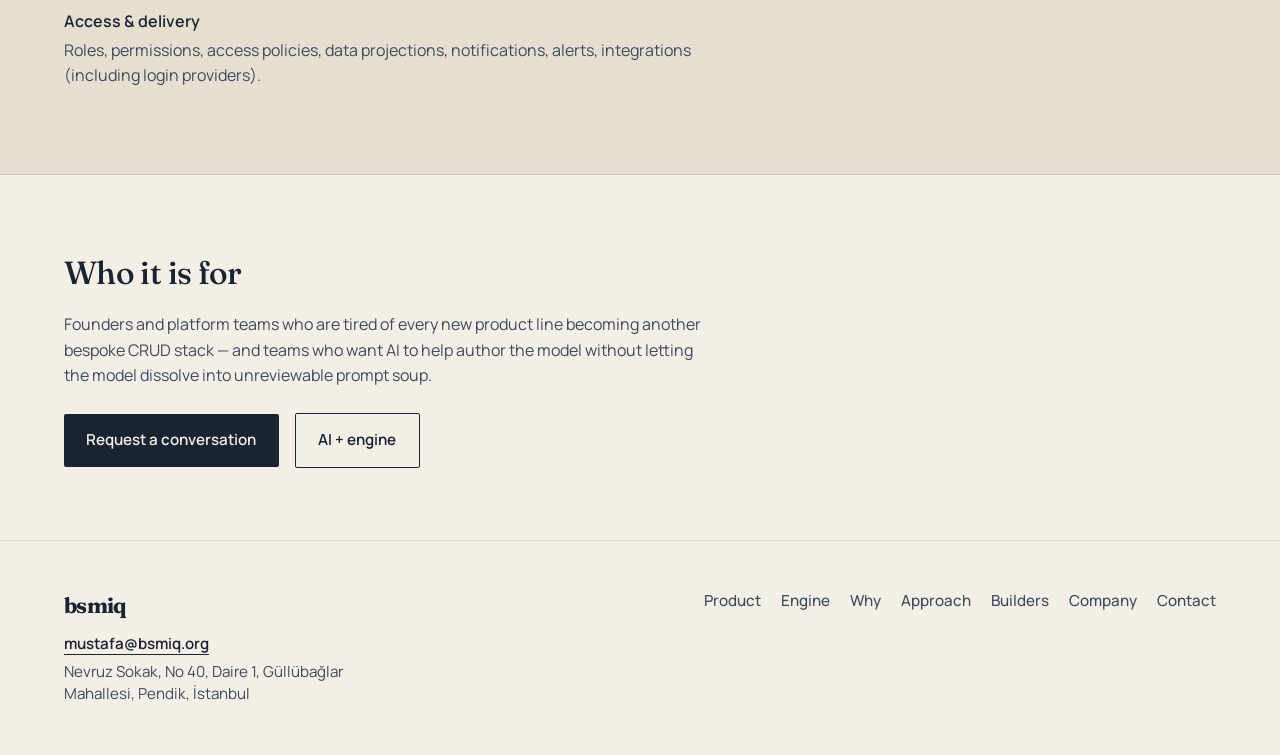
<file: product.html>
<!DOCTYPE html>
<html lang="en">
  <head>
    <meta charset="utf-8" />
    <meta name="viewport" content="width=device-width, initial-scale=1" />
    <title>Product — bsmiq</title>
    <link rel="icon" href="favicon.svg" type="image/svg+xml" />
    <link rel="apple-touch-icon" href="favicon.svg" />
    <meta
      name="description"
      content="bsmiq is an executable business specification engine: entities, rules, commands, access, and runtime — one model."
    />
    <link rel="preconnect" href="https://fonts.googleapis.com" />
    <link rel="preconnect" href="https://fonts.gstatic.com" crossorigin />
    <link
      href="https://fonts.googleapis.com/css2?family=Fraunces:opsz,wght@9..144,500;9..144,700&family=Manrope:wght@400;500;600&display=swap"
      rel="stylesheet"
    />
    <link rel="stylesheet" href="styles.css" />
  </head>
  <body>
    <nav class="site-nav">
      <a class="logo" href="index.html"><img class="logo-mark" src="favicon.svg" alt="" width="28" height="28" />bsmiq</a>
            <div class="links">
        <a aria-current="page" href="product.html">Product</a>
        <a href="engine.html">Engine</a>
        <a href="why.html">Why</a>
        <a href="approach.html">Approach</a>
        <a href="builders.html">Builders</a>
        <a href="company.html">Company</a>
        <a class="nav-cta" href="contact.html">Contact</a>
      </div>
    </nav>

    <main>
      <header class="page-hero">
        <div class="page-hero-inner">
          <p class="eyebrow">Product</p>
          <h1>The specification is the system.</h1>
          <p class="intro">
            bsmiq is a business definition engine. You describe the domain once
            — in a structured model — and the runtime compiles, validates, and
            executes it.
          </p>
        </div>
      </header>

      <section class="section">
        <div class="section-inner stack">
          <article>
            <h2>Declare the business</h2>
            <p>
              Modules group the parts of the company. Entities hold records.
              Custom value types tighten primitives. Relationships link
              independent records; sub-entities compose children that cannot
              exist alone. Commands are the only write path. Business rules
              decide what is allowed before and after actions run.
            </p>
          </article>
          <article>
            <h2>Compile before it runs</h2>
            <p>
              The engine builds registries, rejects broken references, checks
              inheritance and rule definitions, and surfaces stable diagnostic
              codes. A model that does not compile does not become “half live.”
            </p>
          </article>
          <article>
            <h2>Execute with authority</h2>
            <p>
              Writes go through authorized commands and transactional actions —
              create, update, delete, relationships, workflow transitions.
              After commit: events, alerts, notifications. Access policies and
              roles decide who may touch which records and fields.
            </p>
          </article>
          <article>
            <h2>Operate the model</h2>
            <p>
              Activate modules. Evolve entity versions. Manage records through
              the commands the model itself declares. The interface is for
              shaping and running the specification — not for reinventing each
              domain as a one-off app.
            </p>
          </article>
        </div>
      </section>

      <section class="section band">
        <div class="section-inner">
          <h2>In the model today</h2>
          <ul class="list-plain">
            <li>
              <strong>Types &amp; entities</strong>
              Primitives, custom value types, versions, migrations, sub-entities,
              uniqueness, ownership.
            </li>
            <li>
              <strong>Behaviour</strong>
              Commands, actions, business rules, workflows, event types.
            </li>
            <li>
              <strong>Access &amp; delivery</strong>
              Roles, permissions, access policies, data projections,
              notifications, alerts, integrations (including login providers).
            </li>
          </ul>
        </div>
      </section>

      <section class="section">
        <div class="section-inner">
          <h2>Who it is for</h2>
          <p>
            Founders and platform teams who are tired of every new product line
            becoming another bespoke CRUD stack — and teams who want AI to help
            author the model without letting the model dissolve into
            unreviewable prompt soup.
          </p>
          <div class="cta-row" style="margin-top: 1.5rem">
            <a class="cta" href="contact.html">Request a conversation</a>
            <a class="cta secondary" href="approach.html">AI + engine</a>
          </div>
        </div>
      </section>
    </main>

    <footer class="footer">
      <div class="footer-inner">
        <div>
          <a class="brand-mark" href="index.html">bsmiq</a>
                    <p class="meta" style="margin: 0.5rem 0 0">
            <a href="mailto:mustafa@bsmiq.org">mustafa@bsmiq.org</a><br />
            <span class="footer-address">Nevruz Sokak, No 40, Daire 1, Güllübağlar Mahallesi, Pendik, İstanbul</span>
          </p>
        </div>
                <div class="footer-nav">
          <a href="product.html">Product</a>
          <a href="engine.html">Engine</a>
          <a href="why.html">Why</a>
          <a href="approach.html">Approach</a>
          <a href="builders.html">Builders</a>
          <a href="company.html">Company</a>
          <a href="contact.html">Contact</a>
        </div>
      </div>
    </footer>
  </body>
</html>
</file>
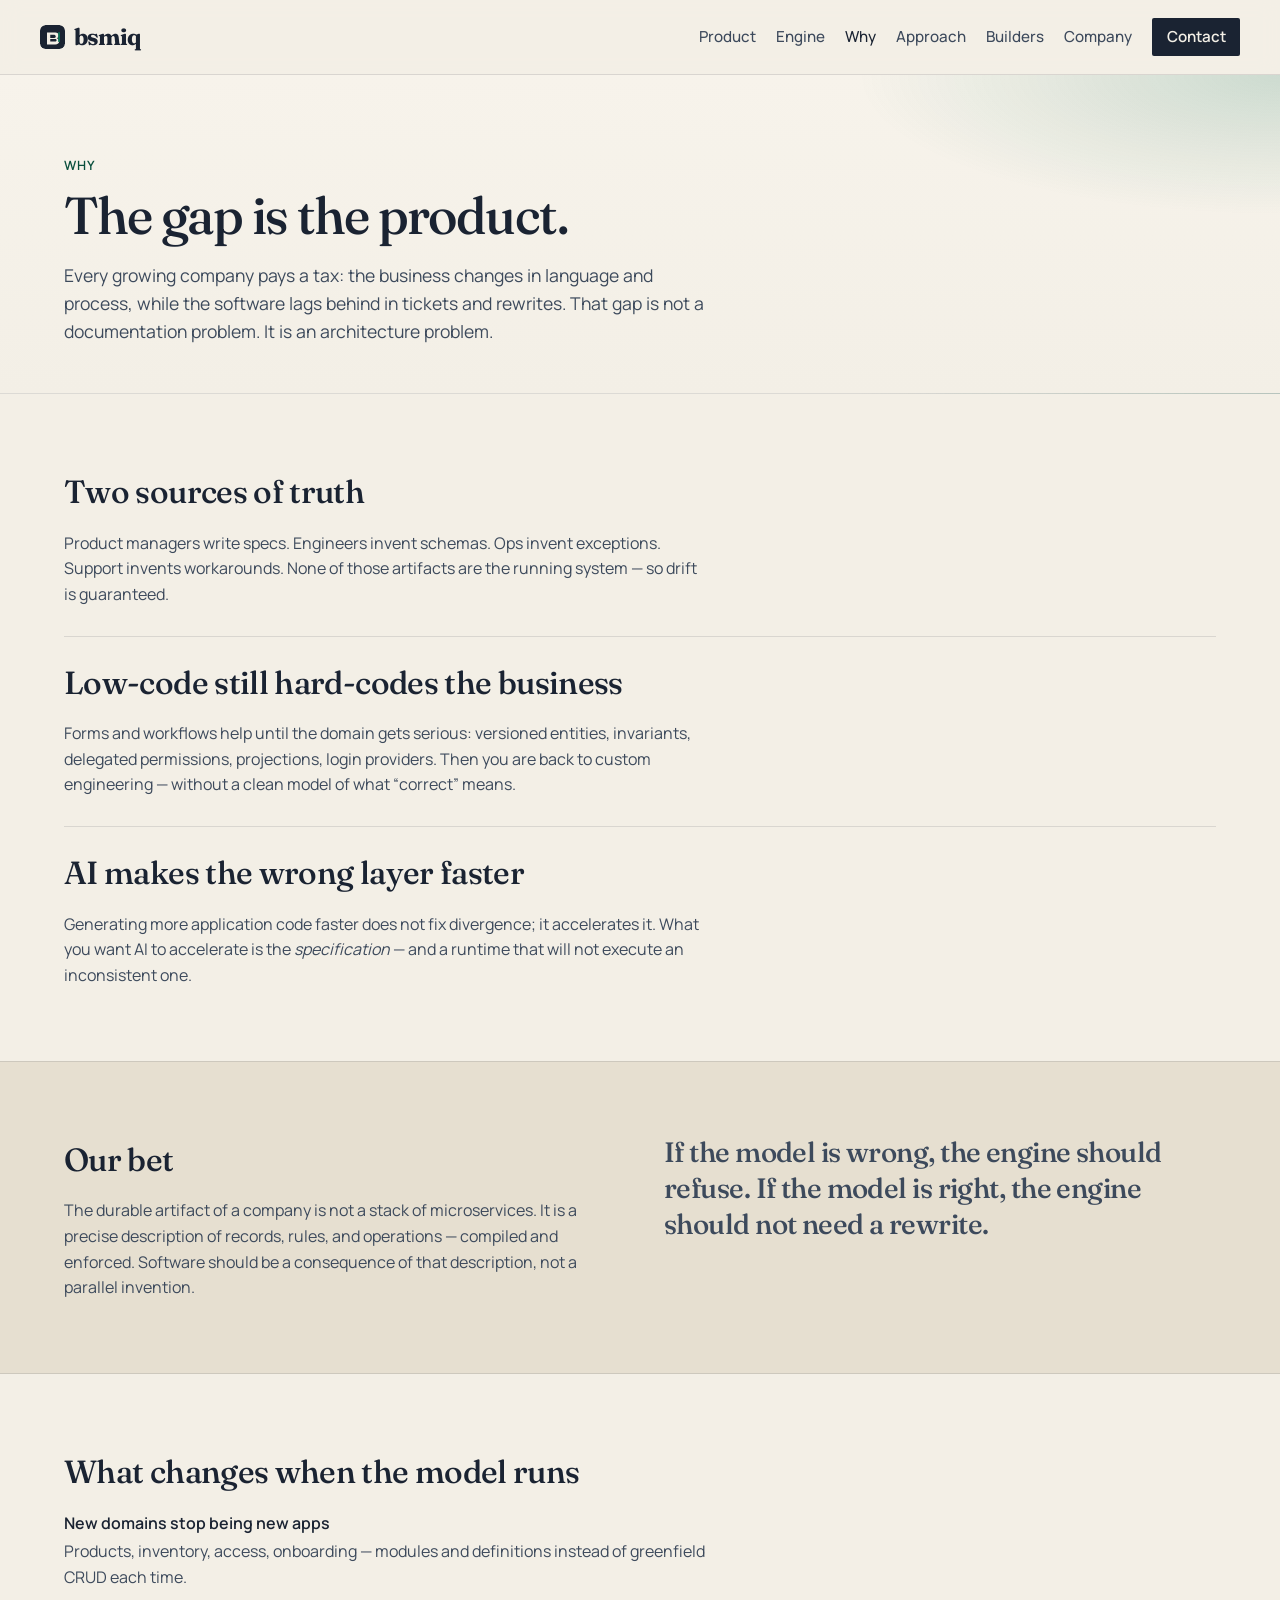
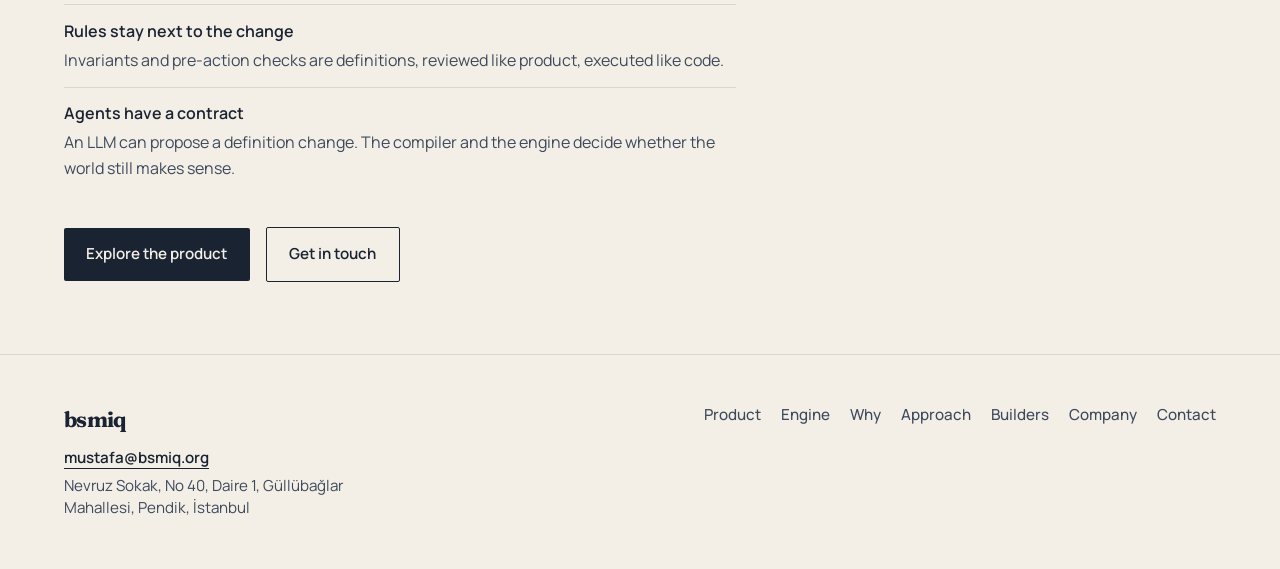
<file: why.html>
<!DOCTYPE html>
<html lang="en">
  <head>
    <meta charset="utf-8" />
    <meta name="viewport" content="width=device-width, initial-scale=1" />
    <title>Why bsmiq</title>
    <link rel="icon" href="favicon.svg" type="image/svg+xml" />
    <link rel="apple-touch-icon" href="favicon.svg" />
    <meta
      name="description"
      content="Why business software keeps failing: the specification and the system are two different things. bsmiq collapses them."
    />
    <link rel="preconnect" href="https://fonts.googleapis.com" />
    <link rel="preconnect" href="https://fonts.gstatic.com" crossorigin />
    <link
      href="https://fonts.googleapis.com/css2?family=Fraunces:opsz,wght@9..144,500;9..144,700&family=Manrope:wght@400;500;600&display=swap"
      rel="stylesheet"
    />
    <link rel="stylesheet" href="styles.css" />
  </head>
  <body>
    <nav class="site-nav">
      <a class="logo" href="index.html"><img class="logo-mark" src="favicon.svg" alt="" width="28" height="28" />bsmiq</a>
            <div class="links">
        <a href="product.html">Product</a>
        <a href="engine.html">Engine</a>
        <a aria-current="page" href="why.html">Why</a>
        <a href="approach.html">Approach</a>
        <a href="builders.html">Builders</a>
        <a href="company.html">Company</a>
        <a class="nav-cta" href="contact.html">Contact</a>
      </div>
    </nav>

    <main>
      <header class="page-hero">
        <div class="page-hero-inner">
          <p class="eyebrow">Why</p>
          <h1>The gap is the product.</h1>
          <p class="intro">
            Every growing company pays a tax: the business changes in language
            and process, while the software lags behind in tickets and
            rewrites. That gap is not a documentation problem. It is an
            architecture problem.
          </p>
        </div>
      </header>

      <section class="section">
        <div class="section-inner stack">
          <article>
            <h2>Two sources of truth</h2>
            <p>
              Product managers write specs. Engineers invent schemas. Ops invent
              exceptions. Support invents workarounds. None of those artifacts
              are the running system — so drift is guaranteed.
            </p>
          </article>
          <article>
            <h2>Low-code still hard-codes the business</h2>
            <p>
              Forms and workflows help until the domain gets serious: versioned
              entities, invariants, delegated permissions, projections, login
              providers. Then you are back to custom engineering — without a
              clean model of what “correct” means.
            </p>
          </article>
          <article>
            <h2>AI makes the wrong layer faster</h2>
            <p>
              Generating more application code faster does not fix divergence;
              it accelerates it. What you want AI to accelerate is the
              <em>specification</em> — and a runtime that will not execute an
              inconsistent one.
            </p>
          </article>
        </div>
      </section>

      <section class="section band">
        <div class="section-inner split">
          <div>
            <h2>Our bet</h2>
            <p>
              The durable artifact of a company is not a stack of microservices.
              It is a precise description of records, rules, and operations —
              compiled and enforced. Software should be a consequence of that
              description, not a parallel invention.
            </p>
          </div>
          <div>
            <p class="quote">
              If the model is wrong, the engine should refuse. If the model is
              right, the engine should not need a rewrite.
            </p>
          </div>
        </div>
      </section>

      <section class="section">
        <div class="section-inner">
          <h2>What changes when the model runs</h2>
          <ul class="list-plain">
            <li>
              <strong>New domains stop being new apps</strong>
              Products, inventory, access, onboarding — modules and definitions
              instead of greenfield CRUD each time.
            </li>
            <li>
              <strong>Rules stay next to the change</strong>
              Invariants and pre-action checks are definitions, reviewed like
              product, executed like code.
            </li>
            <li>
              <strong>Agents have a contract</strong>
              An LLM can propose a definition change. The compiler and the
              engine decide whether the world still makes sense.
            </li>
          </ul>
          <div class="cta-row" style="margin-top: 2rem">
            <a class="cta" href="product.html">Explore the product</a>
            <a class="cta secondary" href="contact.html">Get in touch</a>
          </div>
        </div>
      </section>
    </main>

    <footer class="footer">
      <div class="footer-inner">
        <div>
          <a class="brand-mark" href="index.html">bsmiq</a>
                    <p class="meta" style="margin: 0.5rem 0 0">
            <a href="mailto:mustafa@bsmiq.org">mustafa@bsmiq.org</a><br />
            <span class="footer-address">Nevruz Sokak, No 40, Daire 1, Güllübağlar Mahallesi, Pendik, İstanbul</span>
          </p>
        </div>
                <div class="footer-nav">
          <a href="product.html">Product</a>
          <a href="engine.html">Engine</a>
          <a href="why.html">Why</a>
          <a href="approach.html">Approach</a>
          <a href="builders.html">Builders</a>
          <a href="company.html">Company</a>
          <a href="contact.html">Contact</a>
        </div>
      </div>
    </footer>
  </body>
</html>
</file>
<file: styles.css>
:root {
  --ink: #1a2332;
  --ink-soft: #3d4a5c;
  --paper: #f3efe6;
  --paper-deep: #e6dfd0;
  --accent: #0f6e56;
  --accent-deep: #0a4f3d;
  --line: rgba(26, 35, 50, 0.12);
  --glow: rgba(15, 110, 86, 0.18);
  --max: 72rem;
}

* {
  box-sizing: border-box;
}

html {
  scroll-behavior: smooth;
}

body {
  margin: 0;
  min-height: 100vh;
  font-family: "Manrope", sans-serif;
  color: var(--ink);
  background: var(--paper);
  line-height: 1.6;
  display: flex;
  flex-direction: column;
}

a {
  color: var(--accent-deep);
}

a:hover {
  color: var(--accent);
}

img {
  max-width: 100%;
}

.site-nav {
  display: flex;
  flex-wrap: wrap;
  align-items: center;
  justify-content: space-between;
  gap: 1rem 1.5rem;
  padding: 1.1rem clamp(1.25rem, 4vw, 2.5rem);
  border-bottom: 1px solid var(--line);
  background: rgba(243, 239, 230, 0.92);
  backdrop-filter: blur(10px);
  position: sticky;
  top: 0;
  z-index: 20;
}

.site-nav .logo {
  display: inline-flex;
  align-items: center;
  gap: 0.55rem;
  font-family: "Fraunces", Georgia, serif;
  font-weight: 700;
  font-size: 1.45rem;
  letter-spacing: -0.04em;
  text-decoration: none;
  color: var(--ink);
}

.site-nav .logo-mark {
  width: 1.55rem;
  height: 1.55rem;
  border-radius: 0.35rem;
  flex-shrink: 0;
}

.site-nav .links {
  display: flex;
  flex-wrap: wrap;
  gap: 0.35rem 1.25rem;
  align-items: center;
}

.site-nav .links a {
  text-decoration: none;
  color: var(--ink-soft);
  font-weight: 500;
  font-size: 0.95rem;
}

.site-nav .links a:hover,
.site-nav .links a[aria-current="page"] {
  color: var(--ink);
}

.site-nav .links .nav-cta {
  padding: 0.45rem 0.9rem;
  background: var(--ink);
  color: var(--paper) !important;
  border-radius: 2px;
  font-weight: 600;
}

.site-nav .links .nav-cta:hover {
  background: var(--accent-deep);
}

main {
  flex: 1;
}

.hero {
  position: relative;
  min-height: calc(100vh - 4.5rem);
  min-height: calc(100dvh - 4.5rem);
  display: flex;
  flex-direction: column;
  justify-content: flex-end;
  padding: clamp(2rem, 6vw, 4.5rem) clamp(1.25rem, 4vw, 2.5rem)
    clamp(2.5rem, 7vw, 4rem);
  overflow: hidden;
  isolation: isolate;
}

.hero::before {
  content: "";
  position: absolute;
  inset: 0;
  z-index: -2;
  background:
    radial-gradient(ellipse 80% 60% at 10% 20%, var(--glow), transparent 55%),
    radial-gradient(ellipse 70% 50% at 90% 80%, rgba(26, 35, 50, 0.08), transparent 50%),
    linear-gradient(165deg, #f7f3eb 0%, var(--paper) 45%, var(--paper-deep) 100%);
}

.hero::after {
  content: "";
  position: absolute;
  inset: 0;
  z-index: -1;
  opacity: 0.32;
  background-image: url("data:image/svg+xml,%3Csvg xmlns='http://www.w3.org/2000/svg' width='160' height='160'%3E%3Cfilter id='n'%3E%3CfeTurbulence type='fractalNoise' baseFrequency='0.9' numOctaves='3' stitchTiles='stitch'/%3E%3C/filter%3E%3Crect width='100%25' height='100%25' filter='url(%23n)' opacity='0.45'/%3E%3C/svg%3E");
  mix-blend-mode: multiply;
  pointer-events: none;
}

.hero-inner {
  max-width: var(--max);
  width: 100%;
  margin: 0 auto;
}

.brand {
  font-family: "Fraunces", Georgia, serif;
  font-weight: 700;
  font-size: clamp(3.25rem, 11vw, 7rem);
  letter-spacing: -0.04em;
  line-height: 0.9;
  margin: 0 0 1.1rem;
}

.headline {
  font-family: "Fraunces", Georgia, serif;
  font-weight: 500;
  font-size: clamp(1.45rem, 3.4vw, 2.35rem);
  letter-spacing: -0.02em;
  line-height: 1.2;
  max-width: 16ch;
  margin: 0 0 0.9rem;
}

.lede {
  margin: 0 0 1.75rem;
  max-width: 38rem;
  font-size: 1.08rem;
  color: var(--ink-soft);
}

.cta-row {
  display: flex;
  flex-wrap: wrap;
  gap: 0.75rem 1rem;
  align-items: center;
}

.cta {
  display: inline-flex;
  align-items: center;
  gap: 0.5rem;
  padding: 0.9rem 1.4rem;
  background: var(--ink);
  color: var(--paper);
  text-decoration: none;
  font-weight: 600;
  font-size: 0.95rem;
  border-radius: 2px;
  width: fit-content;
  transition: background 160ms ease, transform 160ms ease;
}

.cta:hover {
  background: var(--accent-deep);
  color: var(--paper);
  transform: translateY(-1px);
}

.cta.secondary {
  background: transparent;
  color: var(--ink);
  border: 1px solid var(--ink);
}

.cta.secondary:hover {
  background: var(--ink);
  color: var(--paper);
}

.page-hero {
  padding: clamp(3rem, 8vw, 5rem) clamp(1.25rem, 4vw, 2.5rem) clamp(2rem, 4vw, 3rem);
  border-bottom: 1px solid var(--line);
  background:
    radial-gradient(ellipse 60% 80% at 100% 0%, var(--glow), transparent 55%),
    linear-gradient(180deg, #f7f3eb, var(--paper));
}

.page-hero-inner {
  max-width: var(--max);
  margin: 0 auto;
}

.page-hero .eyebrow {
  font-size: 0.8rem;
  font-weight: 600;
  letter-spacing: 0.08em;
  text-transform: uppercase;
  color: var(--accent-deep);
  margin: 0 0 0.75rem;
}

.page-hero h1 {
  font-family: "Fraunces", Georgia, serif;
  font-weight: 500;
  font-size: clamp(2rem, 4.5vw, 3.25rem);
  letter-spacing: -0.03em;
  line-height: 1.1;
  margin: 0 0 1rem;
  max-width: 16ch;
}

.page-hero .intro {
  margin: 0;
  max-width: 40rem;
  font-size: 1.1rem;
  color: var(--ink-soft);
}

.section {
  padding: clamp(2.75rem, 7vw, 4.5rem) clamp(1.25rem, 4vw, 2.5rem);
}

.section-inner {
  max-width: var(--max);
  margin: 0 auto;
}

.section h2 {
  font-family: "Fraunces", Georgia, serif;
  font-weight: 500;
  font-size: clamp(1.5rem, 2.8vw, 2rem);
  letter-spacing: -0.02em;
  margin: 0 0 0.85rem;
}

.section h3 {
  font-family: "Fraunces", Georgia, serif;
  font-weight: 500;
  font-size: 1.2rem;
  letter-spacing: -0.02em;
  margin: 0 0 0.45rem;
}

.section p {
  margin: 0 0 1rem;
  max-width: 40rem;
  color: var(--ink-soft);
}

.section p:last-child {
  margin-bottom: 0;
}

.section.band {
  background: var(--paper-deep);
  border-top: 1px solid var(--line);
  border-bottom: 1px solid var(--line);
}

.split {
  display: grid;
  gap: 2rem;
}

@media (min-width: 800px) {
  .split {
    grid-template-columns: 1fr 1fr;
    gap: 3rem;
    align-items: start;
  }
}

.stack {
  display: grid;
  gap: 1.75rem;
}

.stack article {
  padding-top: 1.25rem;
  border-top: 1px solid var(--line);
}

.stack article:first-child {
  padding-top: 0;
  border-top: none;
}

.list-plain {
  margin: 0;
  padding: 0;
  list-style: none;
  max-width: 42rem;
}

.list-plain li {
  padding: 0.85rem 0;
  border-top: 1px solid var(--line);
  color: var(--ink-soft);
}

.list-plain li:first-child {
  border-top: none;
  padding-top: 0;
}

.list-plain strong {
  display: block;
  color: var(--ink);
  font-weight: 600;
  margin-bottom: 0.2rem;
}

.quote {
  font-family: "Fraunces", Georgia, serif;
  font-size: clamp(1.35rem, 2.5vw, 1.75rem);
  font-weight: 500;
  letter-spacing: -0.02em;
  line-height: 1.3;
  margin: 0;
  max-width: 28ch;
  color: var(--ink);
}

.quote cite {
  display: block;
  margin-top: 1rem;
  font-family: "Manrope", sans-serif;
  font-size: 0.9rem;
  font-style: normal;
  color: var(--ink-soft);
}

.footer {
  padding: clamp(2rem, 5vw, 3rem) clamp(1.25rem, 4vw, 2.5rem);
  border-top: 1px solid var(--line);
  display: grid;
  gap: 1.5rem;
}

.footer-inner {
  max-width: var(--max);
  margin: 0 auto;
  width: 100%;
  display: flex;
  flex-wrap: wrap;
  gap: 1.25rem 2.5rem;
  justify-content: space-between;
  align-items: flex-start;
}

.footer .brand-mark {
  font-family: "Fraunces", Georgia, serif;
  font-weight: 700;
  font-size: 1.35rem;
  color: var(--ink);
  letter-spacing: -0.03em;
  text-decoration: none;
}

.footer .meta {
  font-size: 0.95rem;
  color: var(--ink-soft);
  max-width: 22rem;
}

.footer .meta a {
  font-weight: 600;
  text-decoration: none;
  border-bottom: 1px solid currentColor;
  color: var(--ink);
}

.footer-nav {
  display: flex;
  flex-wrap: wrap;
  gap: 0.5rem 1.25rem;
}

.footer-nav a {
  text-decoration: none;
  color: var(--ink-soft);
  font-weight: 500;
  font-size: 0.95rem;
}

.footer-nav a:hover {
  color: var(--ink);
}

.contact-block {
  display: grid;
  gap: 1.25rem;
  max-width: 28rem;
}

.contact-block a.big-mail {
  font-family: "Fraunces", Georgia, serif;
  font-size: clamp(1.4rem, 3vw, 1.9rem);
  font-weight: 500;
  letter-spacing: -0.02em;
  text-decoration: none;
  color: var(--ink);
  border-bottom: 2px solid var(--accent);
  width: fit-content;
}

.contact-block a.big-mail:hover {
  color: var(--accent-deep);
}

@media (prefers-reduced-motion: no-preference) {
  .hero .brand {
    animation: rise 700ms cubic-bezier(0.22, 1, 0.36, 1) both;
  }

  .hero .headline {
    animation: rise 800ms cubic-bezier(0.22, 1, 0.36, 1) 80ms both;
  }

  .hero .lede {
    animation: rise 800ms cubic-bezier(0.22, 1, 0.36, 1) 160ms both;
  }

  .hero .cta-row {
    animation: rise 800ms cubic-bezier(0.22, 1, 0.36, 1) 240ms both;
  }

  .page-hero .eyebrow,
  .page-hero h1,
  .page-hero .intro {
    animation: rise 650ms cubic-bezier(0.22, 1, 0.36, 1) both;
  }

  .page-hero h1 {
    animation-delay: 60ms;
  }

  .page-hero .intro {
    animation-delay: 120ms;
  }
}

@keyframes rise {
  from {
    opacity: 0;
    transform: translateY(0.85rem);
  }
  to {
    opacity: 1;
    transform: translateY(0);
  }
}


.site-address {
  font-style: normal;
  color: var(--ink-soft);
  line-height: 1.55;
  margin: 0;
}

.footer-address {
  display: inline-block;
  margin-top: 0.35rem;
  max-width: 22rem;
  line-height: 1.45;
}
</file>
